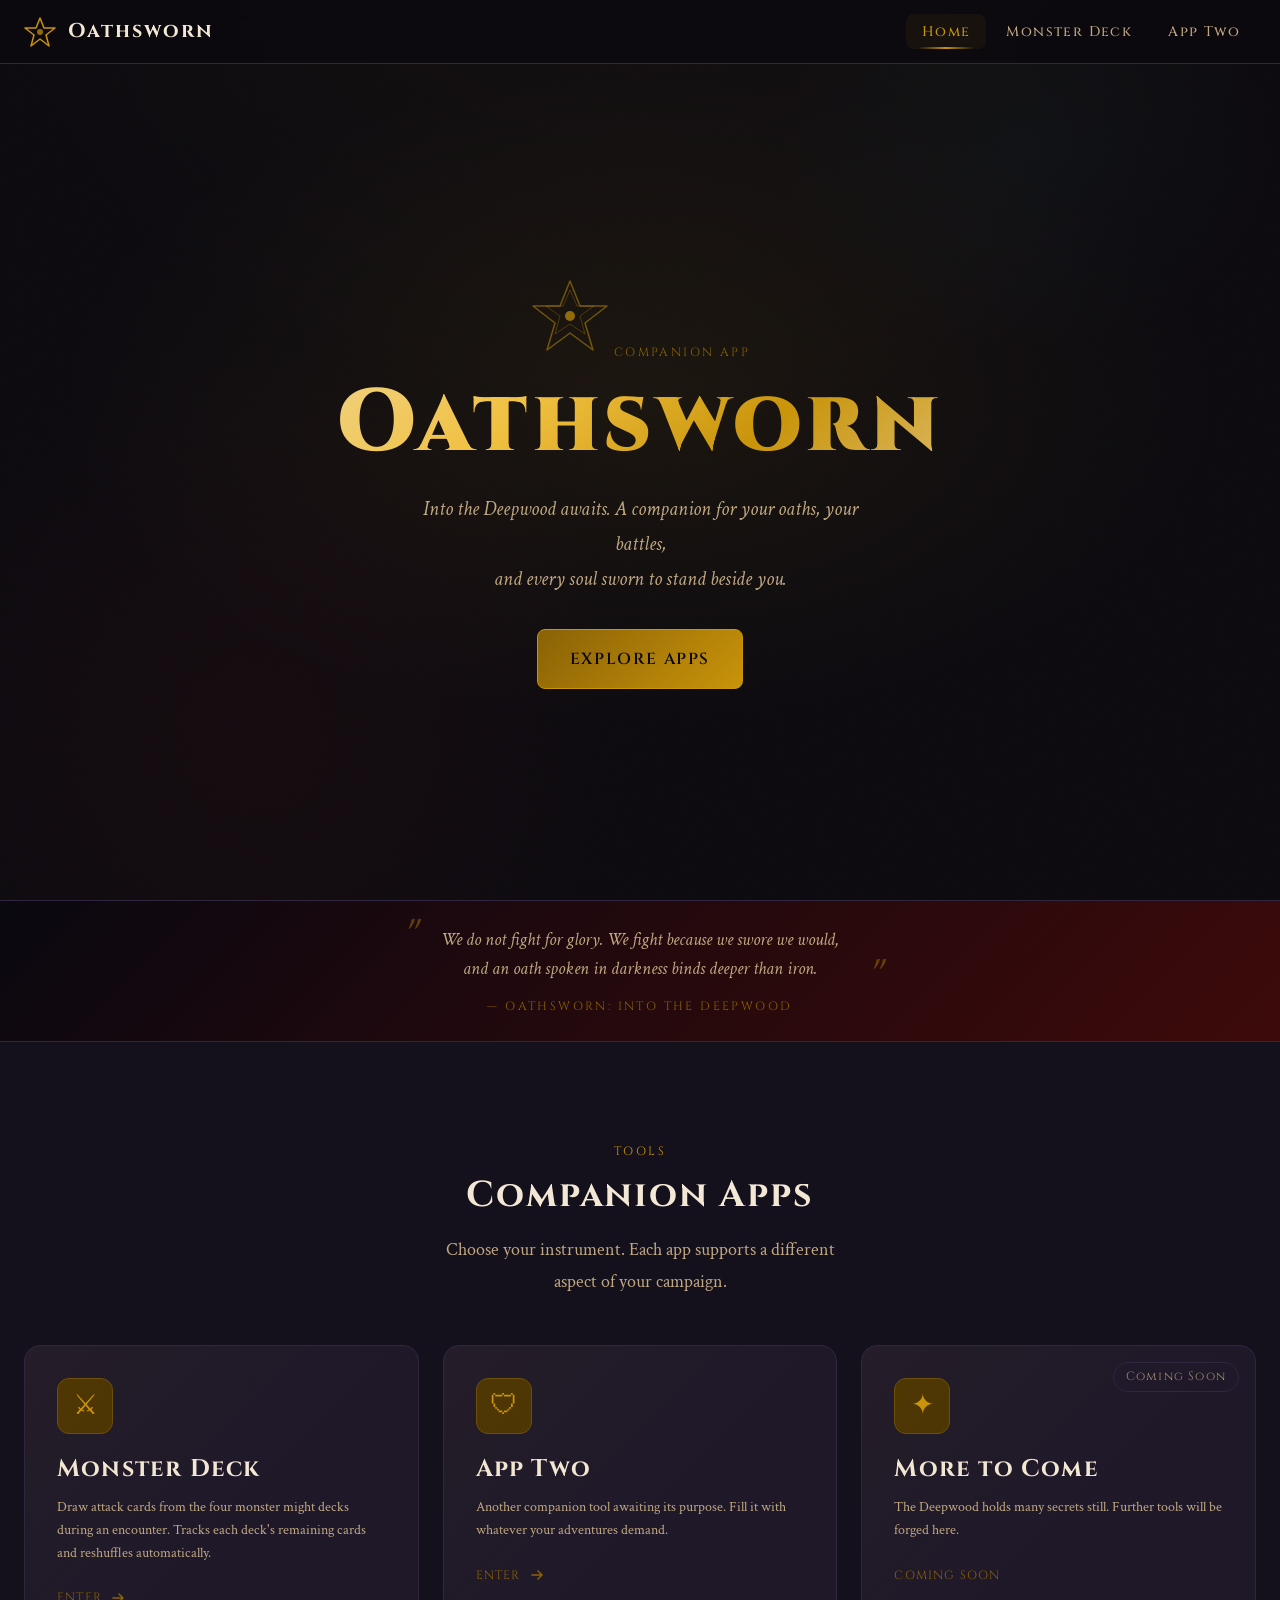
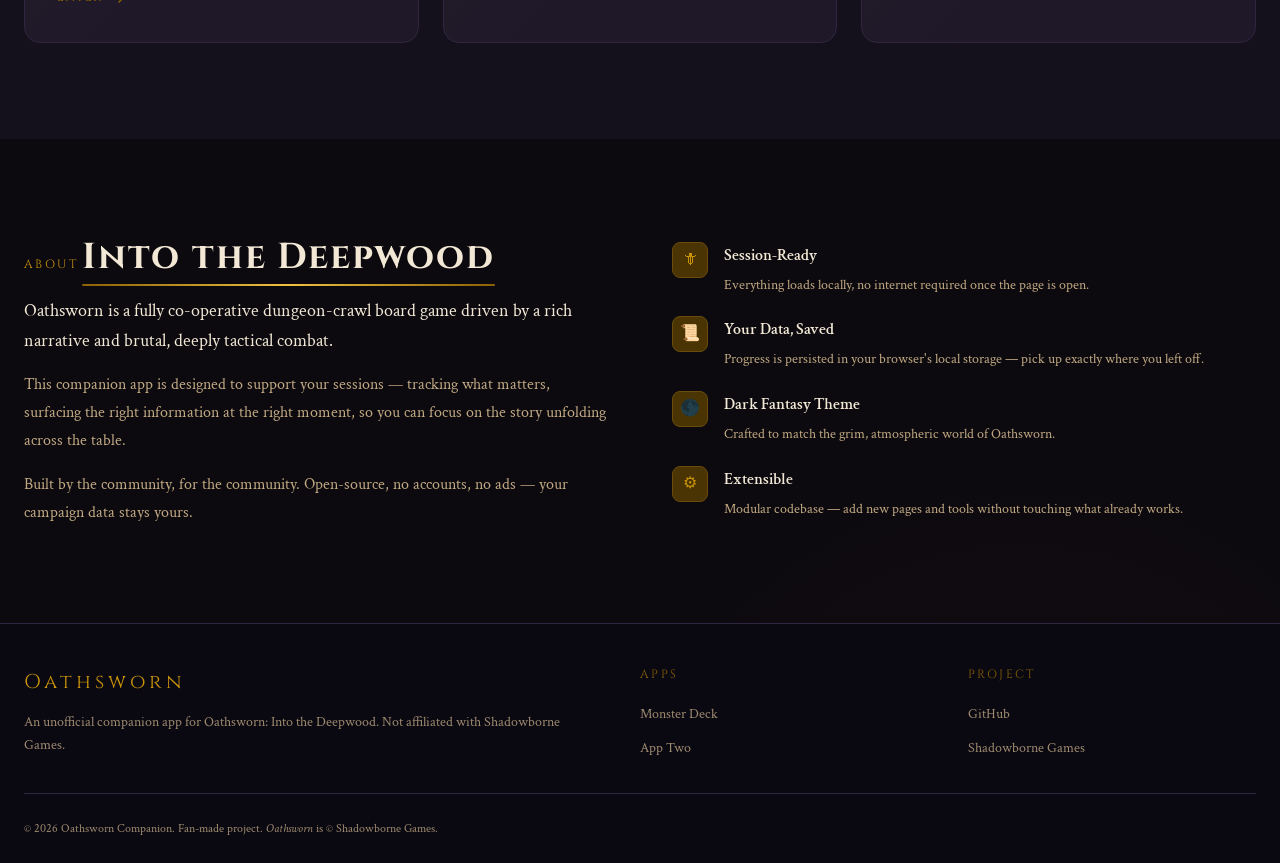
<file: index.html>
<!DOCTYPE html>
<html lang="en">
<head>
  <meta charset="UTF-8" />
  <meta name="viewport" content="width=device-width, initial-scale=1.0" />
  <meta name="description" content="Oathsworn Companion — tools and resources for your Oathsworn board game campaigns." />
  <title>Oathsworn Companion</title>

  <!-- Stylesheets — load order matters -->
  <link rel="stylesheet" href="css/variables.css" />
  <link rel="stylesheet" href="css/base.css" />
  <link rel="stylesheet" href="css/layout.css" />
  <link rel="stylesheet" href="css/components.css" />
  <link rel="stylesheet" href="css/theme.css" />
  <link rel="stylesheet" href="css/pages/home.css" />

  <!-- Favicon placeholder -->
  <link rel="icon" type="image/svg+xml" href="assets/icons/favicon.svg" />
</head>
<body>

<!-- ══════════════════════════════════════════════════════════
     NAVIGATION
═══════════════════════════════════════════════════════════ -->
<header>
  <nav class="nav" role="navigation" aria-label="Main navigation">
    <div class="container nav__inner">

      <!-- Logo -->
      <a href="index.html" class="nav__logo" aria-label="Oathsworn Companion — home">
        <svg class="nav__logo-icon" viewBox="0 0 32 32" fill="none" aria-hidden="true">
          <polygon points="16,2 20,12 31,12 22,19 25,30 16,23 7,30 10,19 1,12 12,12"
                   fill="none" stroke="currentColor" stroke-width="1.5"
                   stroke-linejoin="round"/>
          <circle cx="16" cy="16" r="3" fill="currentColor" opacity="0.7"/>
        </svg>
        <span class="nav__logo-text">Oathsworn</span>
      </a>

      <!-- Desktop menu -->
      <ul class="nav__menu" role="list">
        <li><a href="index.html"       class="nav__link">Home</a></li>
        <li><a href="pages/monster-deck.html" class="nav__link">Monster Deck</a></li>
        <li><a href="pages/app-two.html" class="nav__link">App Two</a></li>
        <!-- Add future pages here -->
      </ul>

      <!-- Mobile toggle -->
      <button class="nav__toggle" aria-label="Toggle navigation" aria-expanded="false" aria-controls="nav-menu">
        <span class="nav__toggle-bar"></span>
        <span class="nav__toggle-bar"></span>
        <span class="nav__toggle-bar"></span>
      </button>

    </div>
  </nav>
</header>

<!-- ══════════════════════════════════════════════════════════
     MAIN
═══════════════════════════════════════════════════════════ -->
<main class="page-main" id="main-content">

  <!-- ── Hero ─────────────────────────────────────────────── -->
  <section class="hero" aria-labelledby="hero-title">
    <div class="hero__bg" aria-hidden="true"></div>

    <div class="container">
      <div class="hero__content">

        <!-- Crest SVG -->
        <div class="hero__crest" aria-hidden="true">
          <svg width="80" height="80" viewBox="0 0 80 80" fill="none">
            <polygon points="40,5 50,30 77,30 55,47 63,74 40,57 17,74 25,47 3,30 30,30"
                     fill="none" stroke="currentColor" stroke-width="1.5"
                     stroke-linejoin="round" opacity="0.6"/>
            <polygon points="40,14 47,30 64,30 50,40 55,58 40,48 25,58 30,40 16,30 33,30"
                     fill="none" stroke="currentColor" stroke-width="1" opacity="0.35"/>
            <circle cx="40" cy="40" r="5" fill="currentColor" opacity="0.8"/>
          </svg>
        </div>

        <p class="hero__eyebrow">Companion App</p>

        <h1 class="hero__title" id="hero-title">Oathsworn</h1>

        <p class="hero__subtitle">
          Into the Deepwood awaits. A companion for your oaths, your battles,<br>
          and every soul sworn to stand beside you.
        </p>

        <div class="hero__actions">
          <a href="#apps" class="btn btn--primary btn--lg">Explore Apps</a>
        </div>

      </div>
    </div>
  </section>

  <!-- ── Lore quote ────────────────────────────────────────── -->
  <div class="lore-banner" role="complementary" aria-label="Lore quote">
    <div class="container">
      <blockquote class="lore-banner__quote">
        We do not fight for glory. We fight because we swore we would,
        and an oath spoken in darkness binds deeper than iron.
      </blockquote>
      <p class="lore-banner__attribution">— Oathsworn: Into the Deepwood</p>
    </div>
  </div>

  <!-- ── Apps ─────────────────────────────────────────────── -->
  <section id="apps" class="section section--surface" aria-labelledby="apps-heading">
    <div class="container">

      <header class="section__header">
        <span class="section__eyebrow">Tools</span>
        <h2 class="section__title" id="apps-heading">Companion Apps</h2>
        <p class="section__subtitle">
          Choose your instrument. Each app supports a different aspect of your campaign.
        </p>
      </header>

      <div class="apps-grid">

        <!-- App One card -->
        <a href="pages/monster-deck.html" class="app-card reveal">
          <div class="app-card__icon" aria-hidden="true">⚔</div>
          <h3 class="app-card__title">Monster Deck</h3>
          <p class="app-card__desc">
            Draw attack cards from the four monster might decks during an encounter.
            Tracks each deck's remaining cards and reshuffles automatically.
          </p>
          <span class="app-card__arrow">
            Enter
            <svg width="16" height="16" viewBox="0 0 16 16" fill="none" aria-hidden="true">
              <path d="M3 8h10M9 4l4 4-4 4" stroke="currentColor" stroke-width="1.5"
                    stroke-linecap="round" stroke-linejoin="round"/>
            </svg>
          </span>
        </a>

        <!-- App Two card -->
        <a href="pages/app-two.html" class="app-card reveal reveal--delay-1">
          <div class="app-card__icon" aria-hidden="true">🛡</div>
          <h3 class="app-card__title">App Two</h3>
          <p class="app-card__desc">
            Another companion tool awaiting its purpose. Fill it with whatever
            your adventures demand.
          </p>
          <span class="app-card__arrow">
            Enter
            <svg width="16" height="16" viewBox="0 0 16 16" fill="none" aria-hidden="true">
              <path d="M3 8h10M9 4l4 4-4 4" stroke="currentColor" stroke-width="1.5"
                    stroke-linecap="round" stroke-linejoin="round"/>
            </svg>
          </span>
        </a>

        <!-- Placeholder — future app -->
        <div class="app-card app-card--soon reveal reveal--delay-2" aria-label="Future app — coming soon">
          <div class="app-card__icon" aria-hidden="true">✦</div>
          <h3 class="app-card__title">More to Come</h3>
          <p class="app-card__desc">
            The Deepwood holds many secrets still. Further tools will be forged here.
          </p>
          <span class="app-card__arrow">Coming Soon</span>
        </div>

      </div>
    </div>
  </section>

  <!-- ── About ─────────────────────────────────────────────── -->
  <section class="section" aria-labelledby="about-heading">
    <div class="container">

      <div class="about-grid">

        <div class="about-text">
          <span class="section__eyebrow">About</span>
          <h2 class="section__title heading-decorated" id="about-heading" style="text-align:left; margin-inline:0;">
            Into the Deepwood
          </h2>

          <p class="lead reveal">
            Oathsworn is a fully co-operative dungeon-crawl board game driven by
            a rich narrative and brutal, deeply tactical combat.
          </p>
          <p class="reveal reveal--delay-1">
            This companion app is designed to support your sessions — tracking
            what matters, surfacing the right information at the right moment,
            so you can focus on the story unfolding across the table.
          </p>
          <p class="reveal reveal--delay-2">
            Built by the community, for the community. Open-source, no accounts,
            no ads — your campaign data stays yours.
          </p>
        </div>

        <div class="about-features">
          <div class="feature-item reveal">
            <div class="feature-item__icon" aria-hidden="true">🗡</div>
            <div>
              <p class="feature-item__title">Session-Ready</p>
              <p class="feature-item__desc">
                Everything loads locally, no internet required once the page is open.
              </p>
            </div>
          </div>

          <div class="feature-item reveal reveal--delay-1">
            <div class="feature-item__icon" aria-hidden="true">📜</div>
            <div>
              <p class="feature-item__title">Your Data, Saved</p>
              <p class="feature-item__desc">
                Progress is persisted in your browser's local storage —
                pick up exactly where you left off.
              </p>
            </div>
          </div>

          <div class="feature-item reveal reveal--delay-2">
            <div class="feature-item__icon" aria-hidden="true">🌑</div>
            <div>
              <p class="feature-item__title">Dark Fantasy Theme</p>
              <p class="feature-item__desc">
                Crafted to match the grim, atmospheric world of Oathsworn.
              </p>
            </div>
          </div>

          <div class="feature-item reveal reveal--delay-3">
            <div class="feature-item__icon" aria-hidden="true">⚙</div>
            <div>
              <p class="feature-item__title">Extensible</p>
              <p class="feature-item__desc">
                Modular codebase — add new pages and tools without touching
                what already works.
              </p>
            </div>
          </div>
        </div>

      </div>

    </div>
  </section>



</main>

<!-- ══════════════════════════════════════════════════════════
     FOOTER
═══════════════════════════════════════════════════════════ -->
<footer class="footer" role="contentinfo">
  <div class="container">

    <div class="footer__grid">
      <div>
        <p class="footer__brand-name">Oathsworn</p>
        <p class="footer__brand-desc">
          An unofficial companion app for Oathsworn: Into the Deepwood.
          Not affiliated with Shadowborne Games.
        </p>
      </div>

      <div>
        <p class="footer__heading">Apps</p>
        <ul class="footer__links" role="list">
          <li><a href="pages/monster-deck.html" class="footer__link">Monster Deck</a></li>
          <li><a href="pages/app-two.html" class="footer__link">App Two</a></li>
        </ul>
      </div>

      <div>
        <p class="footer__heading">Project</p>
        <ul class="footer__links" role="list">
          <li><a href="https://github.com/" class="footer__link" target="_blank" rel="noopener">GitHub</a></li>
          <li><a href="https://shadowborne-games.com/" class="footer__link" target="_blank" rel="noopener">Shadowborne Games</a></li>
        </ul>
      </div>
    </div>

    <div class="footer__bottom">
      <p class="footer__copy">
        &copy; <span id="footer-year"></span> Oathsworn Companion.
        Fan-made project. <em>Oathsworn</em> is &copy;
        <a href="https://shadowborne-games.com/" target="_blank" rel="noopener">Shadowborne Games</a>.
      </p>
    </div>

  </div>
</footer>

<!-- ══════════════════════════════════════════════════════════
     SCRIPTS
═══════════════════════════════════════════════════════════ -->
<script src="js/utils.js"></script>
<script src="js/components/nav.js"></script>
<script>
  document.getElementById('footer-year').textContent = new Date().getFullYear();
</script>

</body>
</html>
</file>
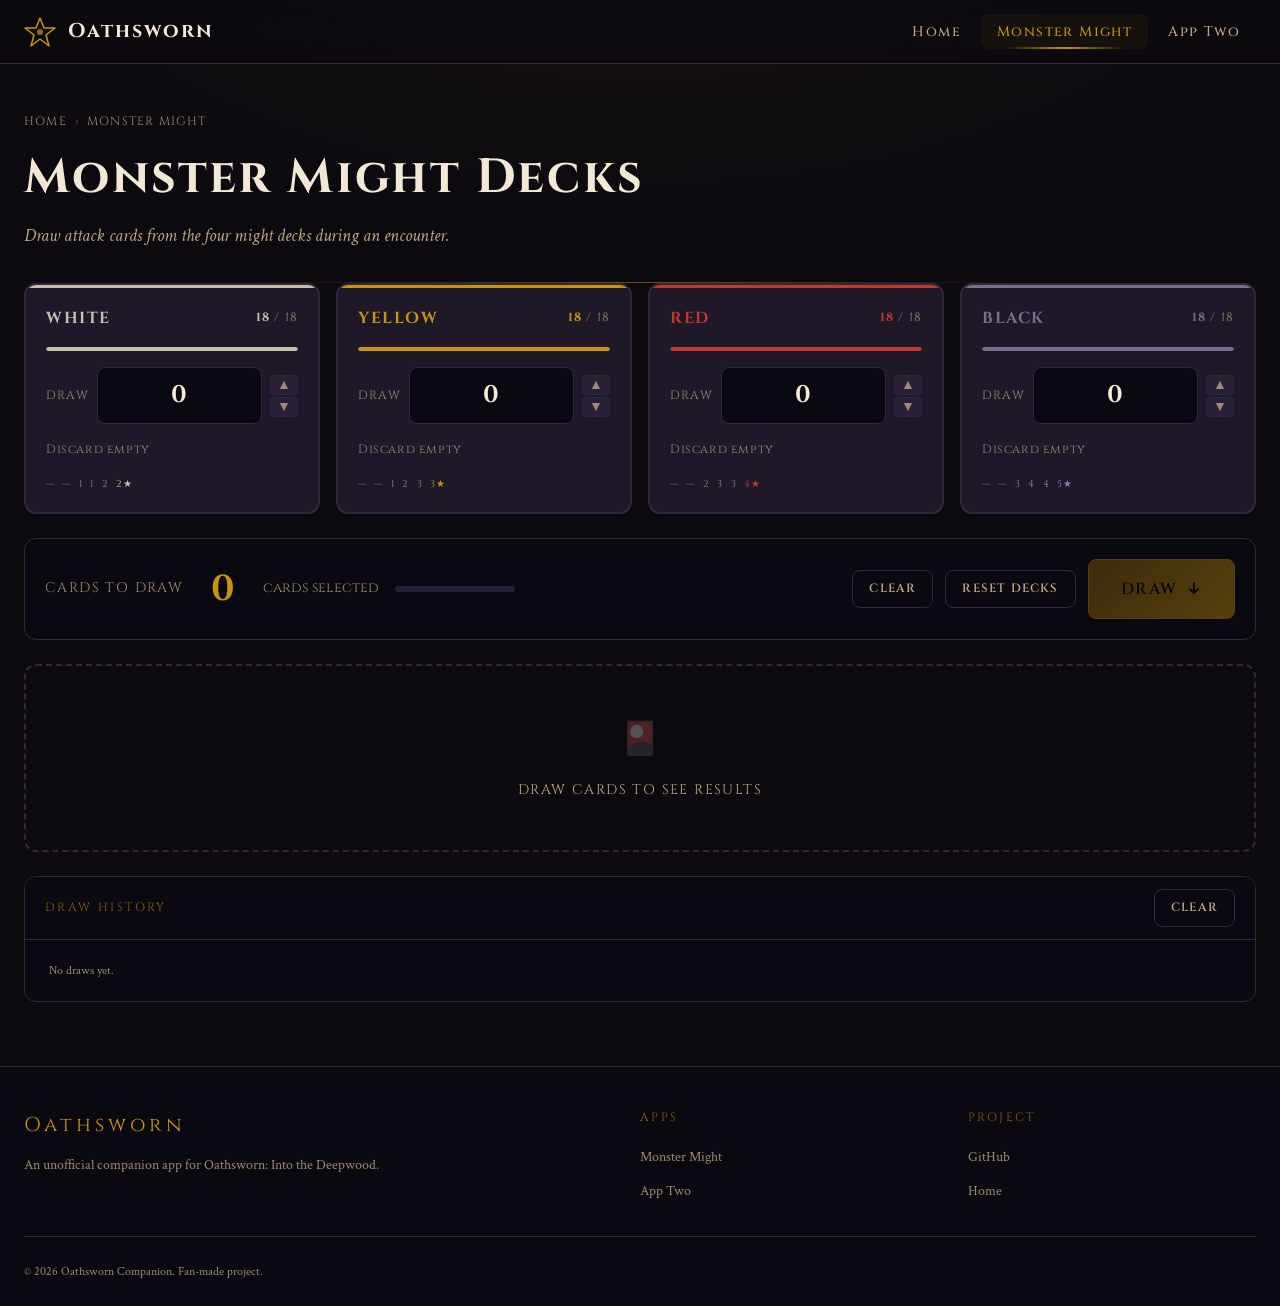
<file: pages/app-one.html>
<!DOCTYPE html>
<html lang="en">
<head>
  <meta charset="UTF-8" />
  <meta name="viewport" content="width=device-width, initial-scale=1.0" />
  <meta name="description" content="Monster Might Decks — Oathsworn Companion" />
  <title>Monster Might — Oathsworn Companion</title>

  <link rel="stylesheet" href="../css/variables.css" />
  <link rel="stylesheet" href="../css/base.css" />
  <link rel="stylesheet" href="../css/layout.css" />
  <link rel="stylesheet" href="../css/components.css" />
  <link rel="stylesheet" href="../css/theme.css" />
  <link rel="stylesheet" href="../css/pages/monster-might.css" />

  <link rel="icon" type="image/svg+xml" href="../assets/icons/favicon.svg" />
</head>
<body>

<!-- ══════════════════════════════════════════════════════════
     NAVIGATION
═══════════════════════════════════════════════════════════ -->
<header>
  <nav class="nav" role="navigation" aria-label="Main navigation">
    <div class="container nav__inner">

      <a href="../index.html" class="nav__logo" aria-label="Oathsworn Companion — home">
        <svg class="nav__logo-icon" viewBox="0 0 32 32" fill="none" aria-hidden="true">
          <polygon points="16,2 20,12 31,12 22,19 25,30 16,23 7,30 10,19 1,12 12,12"
                   fill="none" stroke="currentColor" stroke-width="1.5" stroke-linejoin="round"/>
          <circle cx="16" cy="16" r="3" fill="currentColor" opacity="0.7"/>
        </svg>
        <span class="nav__logo-text">Oathsworn</span>
      </a>

      <ul class="nav__menu" role="list">
        <li><a href="../index.html"   class="nav__link">Home</a></li>
        <li><a href="app-one.html"    class="nav__link">Monster Might</a></li>
        <li><a href="app-two.html"    class="nav__link">App Two</a></li>
        <!-- Add future pages here -->
      </ul>

      <button class="nav__toggle" aria-label="Toggle navigation" aria-expanded="false">
        <span class="nav__toggle-bar"></span>
        <span class="nav__toggle-bar"></span>
        <span class="nav__toggle-bar"></span>
      </button>

    </div>
  </nav>
</header>

<!-- ══════════════════════════════════════════════════════════
     MAIN
═══════════════════════════════════════════════════════════ -->
<main class="page-main" id="main-content">

  <!-- ── Page hero ─────────────────────────────────────────── -->
  <section class="page-hero">
    <div class="container">
      <nav class="page-hero__breadcrumb" aria-label="Breadcrumb">
        <a href="../index.html">Home</a>
        <span aria-hidden="true">›</span>
        <span>Monster Might</span>
      </nav>
      <h1 class="page-hero__title">Monster Might Decks</h1>
      <p class="page-hero__desc">
        Draw attack cards from the four might decks during an encounter.
      </p>
    </div>
  </section>

  <!-- ── App body ──────────────────────────────────────────── -->
  <div class="container" style="padding-bottom: var(--space-16);">

    <!-- ── Deck picker ──────────────────────────────────────── -->
    <div class="deck-picker" role="group" aria-label="Select cards to draw per deck">

      <!-- WHITE deck -->
      <div class="deck-panel deck-panel--white">
        <div class="deck-panel__header">
          <span class="deck-panel__name">White</span>
          <span class="deck-panel__counter" id="counter-white">
            <span>18</span> / 18
          </span>
        </div>

        <div class="deck-panel__progress" aria-hidden="true">
          <div class="deck-panel__progress-fill" id="progress-white" style="width:100%;"></div>
        </div>

        <div class="deck-panel__input-row">
          <label class="deck-panel__input-label" for="input-white">Draw</label>
          <input class="deck-count-input" type="number"
                 id="input-white" name="white"
                 min="0" max="18" value="0"
                 aria-label="Number of White deck cards to draw" />
          <div class="deck-stepper">
            <button class="deck-stepper__btn" id="btn-up-white" aria-label="Increase White draw count">▲</button>
            <button class="deck-stepper__btn" id="btn-down-white" aria-label="Decrease White draw count">▼</button>
          </div>
        </div>

        <div class="deck-panel__discard" id="discard-white" aria-live="polite">
          <span class="deck-panel__discard-dot" aria-hidden="true"></span>
          Discard empty
        </div>


        <!-- Deck reference: blank, blank, 1, 1, 2, 2★ -->
        <div style="font-family:var(--font-display);font-size:10px;letter-spacing:0.08em;
                    color:var(--color-text-muted);text-transform:uppercase;margin-top:auto;">
          —&nbsp;&nbsp;—&nbsp;&nbsp;1&nbsp;&nbsp;1&nbsp;&nbsp;2&nbsp;&nbsp;<span style="color:#c8bfaa;">2★</span>
        </div>
      </div>

      <!-- YELLOW deck -->
      <div class="deck-panel deck-panel--yellow">
        <div class="deck-panel__header">
          <span class="deck-panel__name">Yellow</span>
          <span class="deck-panel__counter" id="counter-yellow">
            <span>18</span> / 18
          </span>
        </div>

        <div class="deck-panel__progress" aria-hidden="true">
          <div class="deck-panel__progress-fill" id="progress-yellow" style="width:100%;"></div>
        </div>

        <div class="deck-panel__input-row">
          <label class="deck-panel__input-label" for="input-yellow">Draw</label>
          <input class="deck-count-input" type="number"
                 id="input-yellow" name="yellow"
                 min="0" max="18" value="0"
                 aria-label="Number of Yellow deck cards to draw" />
          <div class="deck-stepper">
            <button class="deck-stepper__btn" id="btn-up-yellow" aria-label="Increase Yellow draw count">▲</button>
            <button class="deck-stepper__btn" id="btn-down-yellow" aria-label="Decrease Yellow draw count">▼</button>
          </div>
        </div>

        <div class="deck-panel__discard" id="discard-yellow" aria-live="polite">
          <span class="deck-panel__discard-dot" aria-hidden="true"></span>
          Discard empty
        </div>


        <div style="font-family:var(--font-display);font-size:10px;letter-spacing:0.08em;
                    color:var(--color-text-muted);text-transform:uppercase;margin-top:auto;">
          —&nbsp;&nbsp;—&nbsp;&nbsp;1&nbsp;&nbsp;2&nbsp;&nbsp;3&nbsp;&nbsp;<span style="color:#c9940a;">3★</span>
        </div>
      </div>

      <!-- RED deck -->
      <div class="deck-panel deck-panel--red">
        <div class="deck-panel__header">
          <span class="deck-panel__name">Red</span>
          <span class="deck-panel__counter" id="counter-red">
            <span>18</span> / 18
          </span>
        </div>

        <div class="deck-panel__progress" aria-hidden="true">
          <div class="deck-panel__progress-fill" id="progress-red" style="width:100%;"></div>
        </div>

        <div class="deck-panel__input-row">
          <label class="deck-panel__input-label" for="input-red">Draw</label>
          <input class="deck-count-input" type="number"
                 id="input-red" name="red"
                 min="0" max="18" value="0"
                 aria-label="Number of Red deck cards to draw" />
          <div class="deck-stepper">
            <button class="deck-stepper__btn" id="btn-up-red" aria-label="Increase Red draw count">▲</button>
            <button class="deck-stepper__btn" id="btn-down-red" aria-label="Decrease Red draw count">▼</button>
          </div>
        </div>

        <div class="deck-panel__discard" id="discard-red" aria-live="polite">
          <span class="deck-panel__discard-dot" aria-hidden="true"></span>
          Discard empty
        </div>


        <div style="font-family:var(--font-display);font-size:10px;letter-spacing:0.08em;
                    color:var(--color-text-muted);text-transform:uppercase;margin-top:auto;">
          —&nbsp;&nbsp;—&nbsp;&nbsp;2&nbsp;&nbsp;3&nbsp;&nbsp;3&nbsp;&nbsp;<span style="color:#c0392b;">4★</span>
        </div>
      </div>

      <!-- BLACK deck -->
      <div class="deck-panel deck-panel--black">
        <div class="deck-panel__header">
          <span class="deck-panel__name">Black</span>
          <span class="deck-panel__counter" id="counter-black">
            <span>18</span> / 18
          </span>
        </div>

        <div class="deck-panel__progress" aria-hidden="true">
          <div class="deck-panel__progress-fill" id="progress-black" style="width:100%;"></div>
        </div>

        <div class="deck-panel__input-row">
          <label class="deck-panel__input-label" for="input-black">Draw</label>
          <input class="deck-count-input" type="number"
                 id="input-black" name="black"
                 min="0" max="18" value="0"
                 aria-label="Number of Black deck cards to draw" />
          <div class="deck-stepper">
            <button class="deck-stepper__btn" id="btn-up-black" aria-label="Increase Black draw count">▲</button>
            <button class="deck-stepper__btn" id="btn-down-black" aria-label="Decrease Black draw count">▼</button>
          </div>
        </div>

        <div class="deck-panel__discard" id="discard-black" aria-live="polite">
          <span class="deck-panel__discard-dot" aria-hidden="true"></span>
          Discard empty
        </div>


        <div style="font-family:var(--font-display);font-size:10px;letter-spacing:0.08em;
                    color:var(--color-text-muted);text-transform:uppercase;margin-top:auto;">
          —&nbsp;&nbsp;—&nbsp;&nbsp;3&nbsp;&nbsp;4&nbsp;&nbsp;4&nbsp;&nbsp;<span style="color:#9080b0;">5★</span>
        </div>
      </div>

    </div><!-- /deck-picker -->

    <!-- ── Draw controls ──────────────────────────────────── -->
    <div class="draw-controls">
      <div class="draw-controls__total">
        <span class="draw-total-label">Cards to draw</span>
        <span class="draw-total-value" id="draw-total-value"
              aria-live="polite" aria-atomic="true">0</span>
        <span class="draw-total-max">cards selected</span>
        <div class="draw-limit-bar" aria-hidden="true">
          <div class="draw-limit-bar__fill" id="draw-limit-bar-fill" style="width:0%;"></div>
        </div>
      </div>

      <div class="draw-controls__actions">
        <button class="btn btn--ghost btn--sm" id="btn-clear-inputs"
                aria-label="Clear all inputs">Clear</button>
        <button class="btn btn--ghost btn--sm" id="btn-reset-decks"
                aria-label="Reset all decks to full">Reset Decks</button>
        <button class="btn btn--primary btn--lg" id="btn-draw"
                disabled aria-label="Draw cards">
          Draw
          <svg width="16" height="16" viewBox="0 0 16 16" fill="none" aria-hidden="true">
            <path d="M8 2v9M4 8l4 4 4-4" stroke="currentColor" stroke-width="1.8"
                  stroke-linecap="round" stroke-linejoin="round"/>
          </svg>
        </button>
      </div>
    </div>

    <!-- ── Results ────────────────────────────────────────── -->
    <div id="results-area" class="results-area" aria-live="polite" aria-atomic="false">
      <div class="results-area__empty">
        <div class="results-area__empty-icon" aria-hidden="true">🎴</div>
        <p class="results-area__empty-text">Draw cards to see results</p>
      </div>
    </div>

    <!-- ── History ────────────────────────────────────────── -->
    <div class="history-panel">
      <div class="history-panel__header">
        <span class="history-panel__title">Draw History</span>
        <button class="btn btn--ghost btn--sm" id="btn-clear-history"
                aria-label="Clear history">Clear</button>
      </div>
      <div class="history-list" id="history-list" role="log" aria-live="polite">
        <p style="font-size:var(--text-xs);color:var(--color-text-muted);padding:var(--space-3);">
          No draws yet.
        </p>
      </div>
    </div>

  </div><!-- /container -->
</main>

<!-- ══════════════════════════════════════════════════════════
     FOOTER
═══════════════════════════════════════════════════════════ -->
<footer class="footer" role="contentinfo">
  <div class="container">
    <div class="footer__grid">
      <div>
        <p class="footer__brand-name">Oathsworn</p>
        <p class="footer__brand-desc">
          An unofficial companion app for Oathsworn: Into the Deepwood.
        </p>
      </div>
      <div>
        <p class="footer__heading">Apps</p>
        <ul class="footer__links" role="list">
          <li><a href="app-one.html" class="footer__link">Monster Might</a></li>
          <li><a href="app-two.html" class="footer__link">App Two</a></li>
        </ul>
      </div>
      <div>
        <p class="footer__heading">Project</p>
        <ul class="footer__links" role="list">
          <li><a href="https://github.com/" class="footer__link" target="_blank" rel="noopener">GitHub</a></li>
          <li><a href="../index.html" class="footer__link">Home</a></li>
        </ul>
      </div>
    </div>
    <div class="footer__bottom">
      <p class="footer__copy">
        &copy; <span class="footer-year"></span> Oathsworn Companion. Fan-made project.
      </p>
    </div>
  </div>
</footer>

<!-- Scripts -->
<script src="../js/utils.js"></script>
<script src="../js/components/nav.js"></script>
<script src="../js/pages/monster-might.js"></script>
<script>
  document.querySelectorAll('.footer-year').forEach(el => {
    el.textContent = new Date().getFullYear();
  });

  // Clear history button
  document.getElementById('btn-clear-history').addEventListener('click', () => {
    if (!confirm('Clear draw history?')) return;
    state.history = [];
    state.round   = 0;
    renderHistory();
    saveState();
  });
</script>

</body>
</html>
</file>
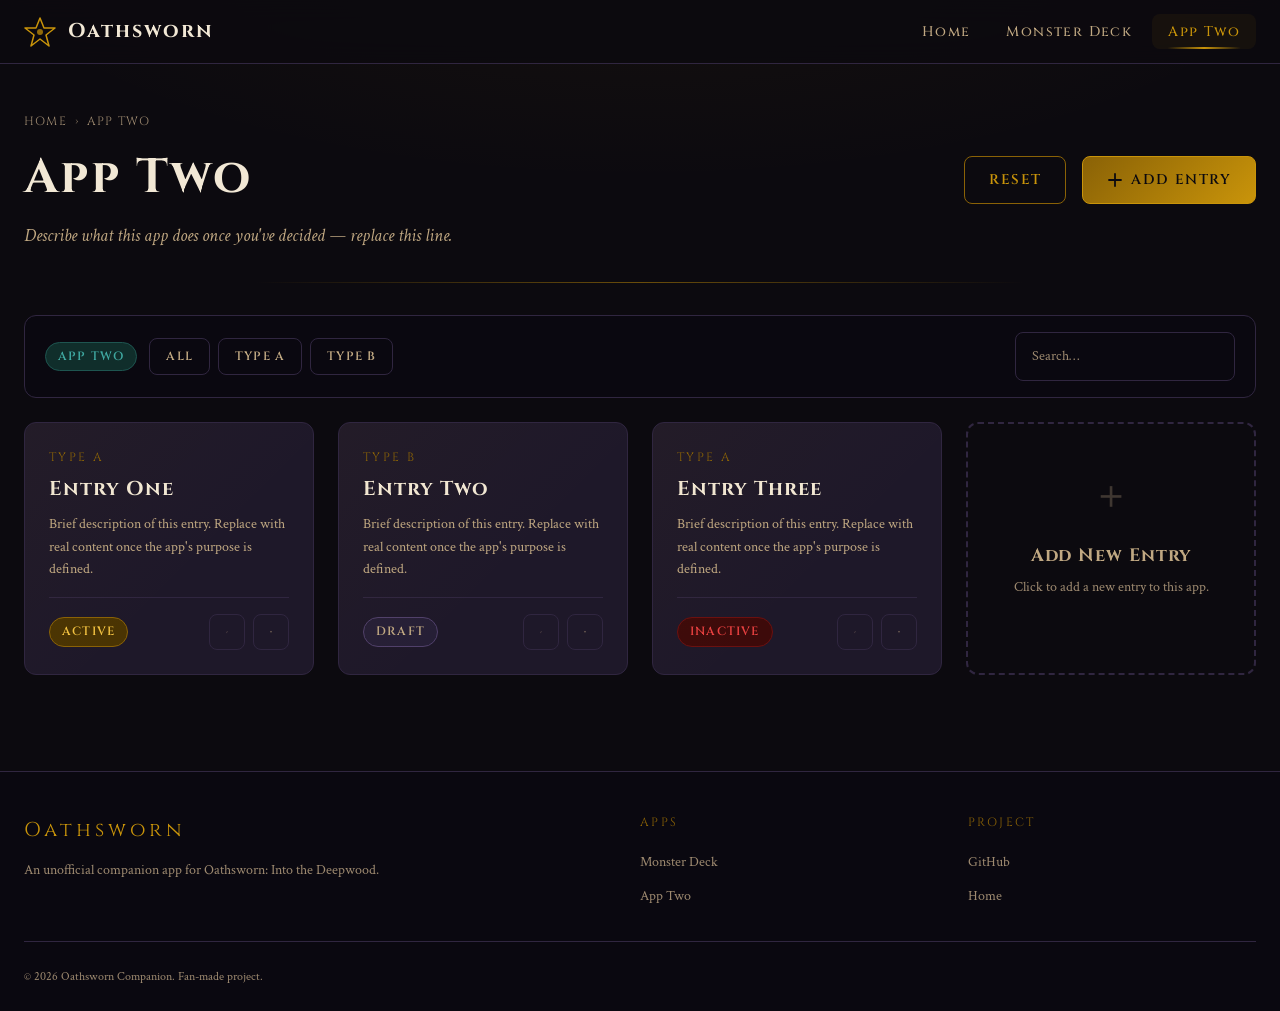
<file: pages/app-two.html>
<!DOCTYPE html>
<html lang="en">
<head>
  <meta charset="UTF-8" />
  <meta name="viewport" content="width=device-width, initial-scale=1.0" />
  <meta name="description" content="App Two — Oathsworn Companion" />
  <title>App Two — Oathsworn Companion</title>

  <link rel="stylesheet" href="../css/variables.css" />
  <link rel="stylesheet" href="../css/base.css" />
  <link rel="stylesheet" href="../css/layout.css" />
  <link rel="stylesheet" href="../css/components.css" />
  <link rel="stylesheet" href="../css/theme.css" />
  <link rel="stylesheet" href="../css/pages/app-page.css" />

  <link rel="icon" type="image/svg+xml" href="../assets/icons/favicon.svg" />
</head>
<body>

<!-- ══════════════════════════════════════════════════════════
     NAVIGATION
═══════════════════════════════════════════════════════════ -->
<header>
  <nav class="nav" role="navigation" aria-label="Main navigation">
    <div class="container nav__inner">

      <a href="../index.html" class="nav__logo" aria-label="Oathsworn Companion — home">
        <svg class="nav__logo-icon" viewBox="0 0 32 32" fill="none" aria-hidden="true">
          <polygon points="16,2 20,12 31,12 22,19 25,30 16,23 7,30 10,19 1,12 12,12"
                   fill="none" stroke="currentColor" stroke-width="1.5" stroke-linejoin="round"/>
          <circle cx="16" cy="16" r="3" fill="currentColor" opacity="0.7"/>
        </svg>
        <span class="nav__logo-text">Oathsworn</span>
      </a>

      <ul class="nav__menu" role="list">
        <li><a href="../index.html"  class="nav__link">Home</a></li>
        <li><a href="monster-deck.html"   class="nav__link">Monster Deck</a></li>
        <li><a href="app-two.html"   class="nav__link">App Two</a></li>
        <!-- Add future pages here -->
      </ul>

      <button class="nav__toggle" aria-label="Toggle navigation" aria-expanded="false">
        <span class="nav__toggle-bar"></span>
        <span class="nav__toggle-bar"></span>
        <span class="nav__toggle-bar"></span>
      </button>

    </div>
  </nav>
</header>

<!-- ══════════════════════════════════════════════════════════
     MAIN
═══════════════════════════════════════════════════════════ -->
<main class="page-main" id="main-content">

  <!-- ── Page hero ─────────────────────────────────────────── -->
  <section class="page-hero">
    <div class="container">
      <nav class="page-hero__breadcrumb" aria-label="Breadcrumb">
        <a href="../index.html">Home</a>
        <span aria-hidden="true">›</span>
        <span>App Two</span>
      </nav>

      <div class="flex items-start justify-between gap-4 flex-wrap">
        <div>
          <h1 class="page-hero__title">App Two</h1>
          <p class="page-hero__desc">
            Describe what this app does once you've decided — replace this line.
          </p>
        </div>
        <div class="flex gap-4 items-center" style="padding-top: 0.5rem;">
          <button class="btn btn--secondary" id="btn-reset">Reset</button>
          <button class="btn btn--primary" id="btn-add-entry">
            <svg width="16" height="16" viewBox="0 0 16 16" fill="none" aria-hidden="true">
              <path d="M8 2v12M2 8h12" stroke="currentColor" stroke-width="1.8"
                    stroke-linecap="round"/>
            </svg>
            Add Entry
          </button>
        </div>
      </div>
    </div>
  </section>

  <!-- ── App body — full width (no sidebar) ───────────────── -->
  <div class="container" style="padding-bottom: var(--space-16);">
    <div class="app-layout app-layout--full">
      <div class="app-content" id="app-content">

        <!-- Toolbar -->
        <div class="app-toolbar">
          <div class="app-toolbar__left">
            <span class="badge badge--arcane">App Two</span>
            <div class="flex gap-2">
              <button class="btn btn--ghost btn--sm" data-filter="all"
                      style="opacity:1;" aria-pressed="true">All</button>
              <button class="btn btn--ghost btn--sm" data-filter="type-a"
                      aria-pressed="false">Type A</button>
              <button class="btn btn--ghost btn--sm" data-filter="type-b"
                      aria-pressed="false">Type B</button>
            </div>
          </div>
          <div class="app-toolbar__right">
            <input type="search" class="form-input" style="width:220px;"
                   placeholder="Search…" aria-label="Search entries" id="search-input" />
          </div>
        </div>

        <!-- Grid of cards -->
        <div class="grid grid--auto-fill-md" id="cards-grid">

          <!-- Card 1 -->
          <div class="card" data-type="type-a">
            <p class="card__eyebrow">Type A</p>
            <h3 class="card__title">Entry One</h3>
            <p class="card__body">
              Brief description of this entry. Replace with real content
              once the app's purpose is defined.
            </p>
            <div class="card__footer">
              <span class="badge badge--gold">Active</span>
              <div class="flex gap-2">
                <button class="btn btn--ghost btn--sm btn--icon" aria-label="Edit entry">
                  <svg width="14" height="14" viewBox="0 0 16 16" fill="none">
                    <path d="M11 2l3 3-9 9H2v-3L11 2z" stroke="currentColor"
                          stroke-width="1.4" stroke-linejoin="round"/>
                  </svg>
                </button>
                <button class="btn btn--ghost btn--sm btn--icon" aria-label="Delete entry">
                  <svg width="14" height="14" viewBox="0 0 16 16" fill="none">
                    <path d="M3 4h10M6 4V2h4v2M5 4l1 9h4l1-9" stroke="currentColor"
                          stroke-width="1.4" stroke-linecap="round" stroke-linejoin="round"/>
                  </svg>
                </button>
              </div>
            </div>
          </div>

          <!-- Card 2 -->
          <div class="card" data-type="type-b">
            <p class="card__eyebrow">Type B</p>
            <h3 class="card__title">Entry Two</h3>
            <p class="card__body">
              Brief description of this entry. Replace with real content
              once the app's purpose is defined.
            </p>
            <div class="card__footer">
              <span class="badge badge--neutral">Draft</span>
              <div class="flex gap-2">
                <button class="btn btn--ghost btn--sm btn--icon" aria-label="Edit entry">
                  <svg width="14" height="14" viewBox="0 0 16 16" fill="none">
                    <path d="M11 2l3 3-9 9H2v-3L11 2z" stroke="currentColor"
                          stroke-width="1.4" stroke-linejoin="round"/>
                  </svg>
                </button>
                <button class="btn btn--ghost btn--sm btn--icon" aria-label="Delete entry">
                  <svg width="14" height="14" viewBox="0 0 16 16" fill="none">
                    <path d="M3 4h10M6 4V2h4v2M5 4l1 9h4l1-9" stroke="currentColor"
                          stroke-width="1.4" stroke-linecap="round" stroke-linejoin="round"/>
                  </svg>
                </button>
              </div>
            </div>
          </div>

          <!-- Card 3 -->
          <div class="card" data-type="type-a">
            <p class="card__eyebrow">Type A</p>
            <h3 class="card__title">Entry Three</h3>
            <p class="card__body">
              Brief description of this entry. Replace with real content
              once the app's purpose is defined.
            </p>
            <div class="card__footer">
              <span class="badge badge--red">Inactive</span>
              <div class="flex gap-2">
                <button class="btn btn--ghost btn--sm btn--icon" aria-label="Edit entry">
                  <svg width="14" height="14" viewBox="0 0 16 16" fill="none">
                    <path d="M11 2l3 3-9 9H2v-3L11 2z" stroke="currentColor"
                          stroke-width="1.4" stroke-linejoin="round"/>
                  </svg>
                </button>
                <button class="btn btn--ghost btn--sm btn--icon" aria-label="Delete entry">
                  <svg width="14" height="14" viewBox="0 0 16 16" fill="none">
                    <path d="M3 4h10M6 4V2h4v2M5 4l1 9h4l1-9" stroke="currentColor"
                          stroke-width="1.4" stroke-linecap="round" stroke-linejoin="round"/>
                  </svg>
                </button>
              </div>
            </div>
          </div>

          <!-- "Add new" card — acts as a button -->
          <div class="placeholder-block" style="cursor:pointer;" id="card-add-new"
               role="button" tabindex="0" aria-label="Add new entry">
            <div class="placeholder-block__icon" aria-hidden="true">＋</div>
            <h3 class="placeholder-block__title">Add New Entry</h3>
            <p class="placeholder-block__desc">
              Click to add a new entry to this app.
            </p>
          </div>

        </div><!-- /cards-grid -->

      </div><!-- /app-content -->
    </div><!-- /app-layout -->
  </div>

</main>

<!-- ══════════════════════════════════════════════════════════
     MODAL — Add Entry
═══════════════════════════════════════════════════════════ -->
<div class="modal-backdrop" id="modal-add-entry" role="dialog"
     aria-modal="true" aria-labelledby="modal-add-title" aria-hidden="true">
  <div class="modal">
    <div class="modal__header">
      <h2 class="modal__title" id="modal-add-title">Add New Entry</h2>
      <button class="modal__close" data-close-modal="modal-add-entry"
              aria-label="Close modal">✕</button>
    </div>

    <form id="form-add-entry" novalidate>
      <div class="form-group" style="margin-bottom: var(--space-4);">
        <label class="form-label" for="entry-name">Name</label>
        <input class="form-input" type="text" id="entry-name" name="name"
               placeholder="Entry name…" required autocomplete="off" />
      </div>

      <div class="form-group" style="margin-bottom: var(--space-4);">
        <label class="form-label" for="entry-type">Type</label>
        <select class="form-select" id="entry-type" name="type">
          <option value="">— Select type —</option>
          <option value="type-a">Type A</option>
          <option value="type-b">Type B</option>
        </select>
      </div>

      <div class="form-group" style="margin-bottom: var(--space-6);">
        <label class="form-label" for="entry-notes">Notes (optional)</label>
        <textarea class="form-textarea" id="entry-notes" name="notes"
                  placeholder="Any notes…" rows="3"></textarea>
      </div>

      <div class="flex justify-end gap-4">
        <button type="button" class="btn btn--ghost"
                data-close-modal="modal-add-entry">Cancel</button>
        <button type="submit" class="btn btn--primary">Add Entry</button>
      </div>
    </form>
  </div>
</div>

<!-- ══════════════════════════════════════════════════════════
     FOOTER
═══════════════════════════════════════════════════════════ -->
<footer class="footer" role="contentinfo">
  <div class="container">
    <div class="footer__grid">
      <div>
        <p class="footer__brand-name">Oathsworn</p>
        <p class="footer__brand-desc">
          An unofficial companion app for Oathsworn: Into the Deepwood.
        </p>
      </div>
      <div>
        <p class="footer__heading">Apps</p>
        <ul class="footer__links" role="list">
          <li><a href="monster-deck.html" class="footer__link">Monster Deck</a></li>
          <li><a href="app-two.html" class="footer__link">App Two</a></li>
        </ul>
      </div>
      <div>
        <p class="footer__heading">Project</p>
        <ul class="footer__links" role="list">
          <li><a href="https://github.com/" class="footer__link" target="_blank" rel="noopener">GitHub</a></li>
          <li><a href="../index.html" class="footer__link">Home</a></li>
        </ul>
      </div>
    </div>
    <div class="footer__bottom">
      <p class="footer__copy">
        &copy; <span class="footer-year"></span> Oathsworn Companion.
        Fan-made project.
      </p>
    </div>
  </div>
</footer>

<!-- Scripts -->
<script src="../js/utils.js"></script>
<script src="../js/components/nav.js"></script>
<script src="../js/pages/app-page.js"></script>
<script>
  document.querySelectorAll('.footer-year').forEach(el => {
    el.textContent = new Date().getFullYear();
  });

  // "Add new" card opens the modal
  document.getElementById('card-add-new').addEventListener('click', () => openModal('modal-add-entry'));
  document.getElementById('card-add-new').addEventListener('keydown', (e) => {
    if (e.key === 'Enter' || e.key === ' ') openModal('modal-add-entry');
  });

  // Filter buttons
  const filterBtns = document.querySelectorAll('[data-filter]');
  const cards = document.querySelectorAll('#cards-grid .card');

  filterBtns.forEach(btn => {
    btn.addEventListener('click', () => {
      filterBtns.forEach(b => { b.style.opacity = '0.5'; b.setAttribute('aria-pressed', 'false'); });
      btn.style.opacity = '1'; btn.setAttribute('aria-pressed', 'true');

      const filter = btn.dataset.filter;
      cards.forEach(card => {
        card.style.display = (filter === 'all' || card.dataset.type === filter) ? '' : 'none';
      });
    });
  });
</script>

</body>
</html>
</file>
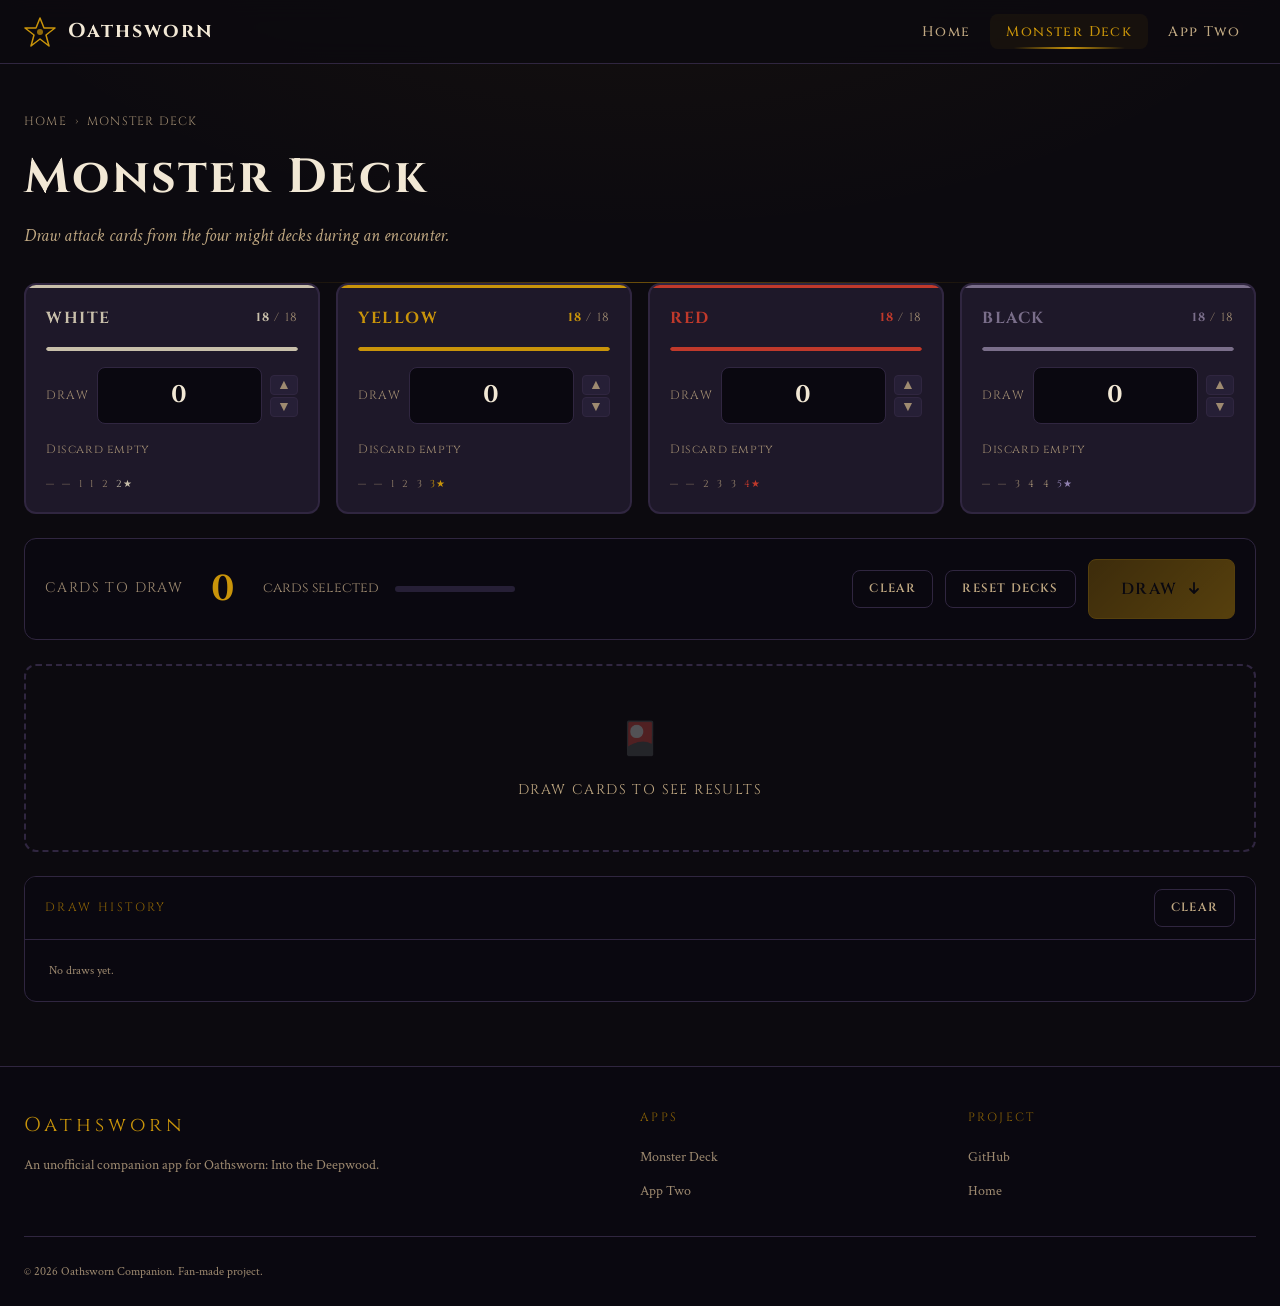
<file: pages/monster-deck.html>
<!DOCTYPE html>
<html lang="en">
<head>
  <meta charset="UTF-8" />
  <meta name="viewport" content="width=device-width, initial-scale=1.0" />
  <meta name="description" content="Monster Deck — Oathsworn Companion" />
  <title>Monster Deck — Oathsworn Companion</title>

  <link rel="stylesheet" href="../css/variables.css" />
  <link rel="stylesheet" href="../css/base.css" />
  <link rel="stylesheet" href="../css/layout.css" />
  <link rel="stylesheet" href="../css/components.css" />
  <link rel="stylesheet" href="../css/theme.css" />
  <link rel="stylesheet" href="../css/pages/monster-might.css" />

  <link rel="icon" type="image/svg+xml" href="../assets/icons/favicon.svg" />
</head>
<body>

<!-- ══════════════════════════════════════════════════════════
     NAVIGATION
═══════════════════════════════════════════════════════════ -->
<header>
  <nav class="nav" role="navigation" aria-label="Main navigation">
    <div class="container nav__inner">

      <a href="../index.html" class="nav__logo" aria-label="Oathsworn Companion — home">
        <svg class="nav__logo-icon" viewBox="0 0 32 32" fill="none" aria-hidden="true">
          <polygon points="16,2 20,12 31,12 22,19 25,30 16,23 7,30 10,19 1,12 12,12"
                   fill="none" stroke="currentColor" stroke-width="1.5" stroke-linejoin="round"/>
          <circle cx="16" cy="16" r="3" fill="currentColor" opacity="0.7"/>
        </svg>
        <span class="nav__logo-text">Oathsworn</span>
      </a>

      <ul class="nav__menu" role="list">
        <li><a href="../index.html"   class="nav__link">Home</a></li>
        <li><a href="monster-deck.html"    class="nav__link">Monster Deck</a></li>
        <li><a href="app-two.html"    class="nav__link">App Two</a></li>
        <!-- Add future pages here -->
      </ul>

      <button class="nav__toggle" aria-label="Toggle navigation" aria-expanded="false">
        <span class="nav__toggle-bar"></span>
        <span class="nav__toggle-bar"></span>
        <span class="nav__toggle-bar"></span>
      </button>

    </div>
  </nav>
</header>

<!-- ══════════════════════════════════════════════════════════
     MAIN
═══════════════════════════════════════════════════════════ -->
<main class="page-main" id="main-content">

  <!-- ── Page hero ─────────────────────────────────────────── -->
  <section class="page-hero">
    <div class="container">
      <nav class="page-hero__breadcrumb" aria-label="Breadcrumb">
        <a href="../index.html">Home</a>
        <span aria-hidden="true">›</span>
        <span>Monster Deck</span>
      </nav>
      <h1 class="page-hero__title">Monster Deck</h1>
      <p class="page-hero__desc">
        Draw attack cards from the four might decks during an encounter.
      </p>
    </div>
  </section>

  <!-- ── App body ──────────────────────────────────────────── -->
  <div class="container" style="padding-bottom: var(--space-16);">

    <!-- ── Deck picker ──────────────────────────────────────── -->
    <div class="deck-picker" role="group" aria-label="Select cards to draw per deck">

      <!-- WHITE deck -->
      <div class="deck-panel deck-panel--white">
        <div class="deck-panel__header">
          <span class="deck-panel__name">White</span>
          <span class="deck-panel__counter" id="counter-white">
            <span>18</span> / 18
          </span>
        </div>

        <div class="deck-panel__progress" aria-hidden="true">
          <div class="deck-panel__progress-fill" id="progress-white" style="width:100%;"></div>
        </div>

        <div class="deck-panel__input-row">
          <label class="deck-panel__input-label" for="input-white">Draw</label>
          <input class="deck-count-input" type="number"
                 id="input-white" name="white"
                 min="0" max="18" value="0"
                 aria-label="Number of White deck cards to draw" />
          <div class="deck-stepper">
            <button class="deck-stepper__btn" id="btn-up-white" aria-label="Increase White draw count">▲</button>
            <button class="deck-stepper__btn" id="btn-down-white" aria-label="Decrease White draw count">▼</button>
          </div>
        </div>

        <div class="deck-panel__discard" id="discard-white" aria-live="polite">
          <span class="deck-panel__discard-dot" aria-hidden="true"></span>
          Discard empty
        </div>


        <!-- Deck reference: blank, blank, 1, 1, 2, 2★ -->
        <div style="font-family:var(--font-display);font-size:10px;letter-spacing:0.08em;
                    color:var(--color-text-muted);text-transform:uppercase;margin-top:auto;">
          —&nbsp;&nbsp;—&nbsp;&nbsp;1&nbsp;&nbsp;1&nbsp;&nbsp;2&nbsp;&nbsp;<span style="color:#c8bfaa;">2★</span>
        </div>
      </div>

      <!-- YELLOW deck -->
      <div class="deck-panel deck-panel--yellow">
        <div class="deck-panel__header">
          <span class="deck-panel__name">Yellow</span>
          <span class="deck-panel__counter" id="counter-yellow">
            <span>18</span> / 18
          </span>
        </div>

        <div class="deck-panel__progress" aria-hidden="true">
          <div class="deck-panel__progress-fill" id="progress-yellow" style="width:100%;"></div>
        </div>

        <div class="deck-panel__input-row">
          <label class="deck-panel__input-label" for="input-yellow">Draw</label>
          <input class="deck-count-input" type="number"
                 id="input-yellow" name="yellow"
                 min="0" max="18" value="0"
                 aria-label="Number of Yellow deck cards to draw" />
          <div class="deck-stepper">
            <button class="deck-stepper__btn" id="btn-up-yellow" aria-label="Increase Yellow draw count">▲</button>
            <button class="deck-stepper__btn" id="btn-down-yellow" aria-label="Decrease Yellow draw count">▼</button>
          </div>
        </div>

        <div class="deck-panel__discard" id="discard-yellow" aria-live="polite">
          <span class="deck-panel__discard-dot" aria-hidden="true"></span>
          Discard empty
        </div>


        <div style="font-family:var(--font-display);font-size:10px;letter-spacing:0.08em;
                    color:var(--color-text-muted);text-transform:uppercase;margin-top:auto;">
          —&nbsp;&nbsp;—&nbsp;&nbsp;1&nbsp;&nbsp;2&nbsp;&nbsp;3&nbsp;&nbsp;<span style="color:#c9940a;">3★</span>
        </div>
      </div>

      <!-- RED deck -->
      <div class="deck-panel deck-panel--red">
        <div class="deck-panel__header">
          <span class="deck-panel__name">Red</span>
          <span class="deck-panel__counter" id="counter-red">
            <span>18</span> / 18
          </span>
        </div>

        <div class="deck-panel__progress" aria-hidden="true">
          <div class="deck-panel__progress-fill" id="progress-red" style="width:100%;"></div>
        </div>

        <div class="deck-panel__input-row">
          <label class="deck-panel__input-label" for="input-red">Draw</label>
          <input class="deck-count-input" type="number"
                 id="input-red" name="red"
                 min="0" max="18" value="0"
                 aria-label="Number of Red deck cards to draw" />
          <div class="deck-stepper">
            <button class="deck-stepper__btn" id="btn-up-red" aria-label="Increase Red draw count">▲</button>
            <button class="deck-stepper__btn" id="btn-down-red" aria-label="Decrease Red draw count">▼</button>
          </div>
        </div>

        <div class="deck-panel__discard" id="discard-red" aria-live="polite">
          <span class="deck-panel__discard-dot" aria-hidden="true"></span>
          Discard empty
        </div>


        <div style="font-family:var(--font-display);font-size:10px;letter-spacing:0.08em;
                    color:var(--color-text-muted);text-transform:uppercase;margin-top:auto;">
          —&nbsp;&nbsp;—&nbsp;&nbsp;2&nbsp;&nbsp;3&nbsp;&nbsp;3&nbsp;&nbsp;<span style="color:#c0392b;">4★</span>
        </div>
      </div>

      <!-- BLACK deck -->
      <div class="deck-panel deck-panel--black">
        <div class="deck-panel__header">
          <span class="deck-panel__name">Black</span>
          <span class="deck-panel__counter" id="counter-black">
            <span>18</span> / 18
          </span>
        </div>

        <div class="deck-panel__progress" aria-hidden="true">
          <div class="deck-panel__progress-fill" id="progress-black" style="width:100%;"></div>
        </div>

        <div class="deck-panel__input-row">
          <label class="deck-panel__input-label" for="input-black">Draw</label>
          <input class="deck-count-input" type="number"
                 id="input-black" name="black"
                 min="0" max="18" value="0"
                 aria-label="Number of Black deck cards to draw" />
          <div class="deck-stepper">
            <button class="deck-stepper__btn" id="btn-up-black" aria-label="Increase Black draw count">▲</button>
            <button class="deck-stepper__btn" id="btn-down-black" aria-label="Decrease Black draw count">▼</button>
          </div>
        </div>

        <div class="deck-panel__discard" id="discard-black" aria-live="polite">
          <span class="deck-panel__discard-dot" aria-hidden="true"></span>
          Discard empty
        </div>


        <div style="font-family:var(--font-display);font-size:10px;letter-spacing:0.08em;
                    color:var(--color-text-muted);text-transform:uppercase;margin-top:auto;">
          —&nbsp;&nbsp;—&nbsp;&nbsp;3&nbsp;&nbsp;4&nbsp;&nbsp;4&nbsp;&nbsp;<span style="color:#9080b0;">5★</span>
        </div>
      </div>

    </div><!-- /deck-picker -->

    <!-- ── Draw controls ──────────────────────────────────── -->
    <div class="draw-controls">
      <div class="draw-controls__total">
        <span class="draw-total-label">Cards to draw</span>
        <span class="draw-total-value" id="draw-total-value"
              aria-live="polite" aria-atomic="true">0</span>
        <span class="draw-total-max">cards selected</span>
        <div class="draw-limit-bar" aria-hidden="true">
          <div class="draw-limit-bar__fill" id="draw-limit-bar-fill" style="width:0%;"></div>
        </div>
      </div>

      <div class="draw-controls__actions">
        <button class="btn btn--ghost btn--sm" id="btn-clear-inputs"
                aria-label="Clear all inputs">Clear</button>
        <button class="btn btn--ghost btn--sm" id="btn-reset-decks"
                aria-label="Reset all decks to full">Reset Decks</button>
        <button class="btn btn--primary btn--lg" id="btn-draw"
                disabled aria-label="Draw cards">
          Draw
          <svg width="16" height="16" viewBox="0 0 16 16" fill="none" aria-hidden="true">
            <path d="M8 2v9M4 8l4 4 4-4" stroke="currentColor" stroke-width="1.8"
                  stroke-linecap="round" stroke-linejoin="round"/>
          </svg>
        </button>
      </div>
    </div>

    <!-- ── Results ────────────────────────────────────────── -->
    <div id="results-area" class="results-area" aria-live="polite" aria-atomic="false">
      <div class="results-area__empty">
        <div class="results-area__empty-icon" aria-hidden="true">🎴</div>
        <p class="results-area__empty-text">Draw cards to see results</p>
      </div>
    </div>

    <!-- ── History ────────────────────────────────────────── -->
    <div class="history-panel">
      <div class="history-panel__header">
        <span class="history-panel__title">Draw History</span>
        <button class="btn btn--ghost btn--sm" id="btn-clear-history"
                aria-label="Clear history">Clear</button>
      </div>
      <div class="history-list" id="history-list" role="log" aria-live="polite">
        <p style="font-size:var(--text-xs);color:var(--color-text-muted);padding:var(--space-3);">
          No draws yet.
        </p>
      </div>
    </div>

  </div><!-- /container -->
</main>

<!-- ══════════════════════════════════════════════════════════
     FOOTER
═══════════════════════════════════════════════════════════ -->
<footer class="footer" role="contentinfo">
  <div class="container">
    <div class="footer__grid">
      <div>
        <p class="footer__brand-name">Oathsworn</p>
        <p class="footer__brand-desc">
          An unofficial companion app for Oathsworn: Into the Deepwood.
        </p>
      </div>
      <div>
        <p class="footer__heading">Apps</p>
        <ul class="footer__links" role="list">
          <li><a href="monster-deck.html" class="footer__link">Monster Deck</a></li>
          <li><a href="app-two.html" class="footer__link">App Two</a></li>
        </ul>
      </div>
      <div>
        <p class="footer__heading">Project</p>
        <ul class="footer__links" role="list">
          <li><a href="https://github.com/" class="footer__link" target="_blank" rel="noopener">GitHub</a></li>
          <li><a href="../index.html" class="footer__link">Home</a></li>
        </ul>
      </div>
    </div>
    <div class="footer__bottom">
      <p class="footer__copy">
        &copy; <span class="footer-year"></span> Oathsworn Companion. Fan-made project.
      </p>
    </div>
  </div>
</footer>

<!-- Scripts -->
<script src="../js/utils.js"></script>
<script src="../js/components/nav.js"></script>
<script src="../js/pages/monster-might.js"></script>
<script>
  document.querySelectorAll('.footer-year').forEach(el => {
    el.textContent = new Date().getFullYear();
  });

  // Clear history button
  document.getElementById('btn-clear-history').addEventListener('click', () => {
    if (!confirm('Clear draw history?')) return;
    state.history = [];
    state.round   = 0;
    renderHistory();
    saveState();
  });
</script>

</body>
</html>
</file>
<file: css/variables.css>
/* ============================================================
   OATHSWORN — Design Tokens / CSS Custom Properties
   ============================================================ */

:root {
  /* ── Color Palette ─────────────────────────────────────── */

  /* Backgrounds */
  --color-bg-base:        #0c0a0f;   /* deepest void */
  --color-bg-surface:     #15111c;   /* main surface */
  --color-bg-elevated:    #1e1829;   /* cards, panels */
  --color-bg-overlay:     #261f36;   /* hover states, modals */
  --color-bg-sunken:      #0a0810;   /* inset inputs */

  /* Gold / Amber — primary accent */
  --color-gold-bright:    #f0c040;
  --color-gold:           #c9940a;
  --color-gold-muted:     #8a6206;
  --color-gold-dim:       #4a3403;

  /* Blood Red — secondary accent */
  --color-red-bright:     #e84040;
  --color-red:            #9b1c1c;
  --color-red-muted:      #6b1010;
  --color-red-dim:        #3d0a0a;

  /* Teal / Arcane — tertiary accent */
  --color-arcane:         #3fa8a0;
  --color-arcane-muted:   #1e5550;
  --color-arcane-dim:     #102e2b;

  /* Text */
  --color-text-primary:   #f2e8d5;   /* parchment */
  --color-text-secondary: #c0a882;   /* aged parchment */
  --color-text-muted:     #9e8a70;   /* faded ink */
  --color-text-inverse:   #0c0a0f;

  /* Borders */
  --color-border:         #302640;
  --color-border-bright:  #50406a;
  --color-border-gold:    #6a4d0a;

  /* Feedback */
  --color-success:        #4caf50;
  --color-warning:        #ff9800;
  --color-danger:         #e84040;
  --color-info:           #3fa8a0;

  /* ── Typography ─────────────────────────────────────────── */
  --font-display:   'Cinzel', 'Trajan Pro', 'Georgia', serif;
  --font-body:      'Crimson Text', 'Palatino Linotype', 'Georgia', serif;
  --font-ui:        'Cinzel', 'Georgia', serif;
  --font-mono:      'Courier New', monospace;

  --text-xs:    0.75rem;
  --text-sm:    0.875rem;
  --text-base:  1rem;
  --text-lg:    1.125rem;
  --text-xl:    1.25rem;
  --text-2xl:   1.5rem;
  --text-3xl:   1.875rem;
  --text-4xl:   2.25rem;
  --text-5xl:   3rem;
  --text-6xl:   3.75rem;

  --font-normal:  400;
  --font-medium:  500;
  --font-semibold: 600;
  --font-bold:    700;

  --leading-tight:  1.25;
  --leading-snug:   1.375;
  --leading-normal: 1.5;
  --leading-relaxed:1.625;
  --leading-loose:  2;

  --tracking-tight:  -0.025em;
  --tracking-normal: 0;
  --tracking-wide:   0.05em;
  --tracking-wider:  0.1em;
  --tracking-widest: 0.2em;

  /* ── Spacing ────────────────────────────────────────────── */
  --space-1:    0.25rem;
  --space-2:    0.5rem;
  --space-3:    0.75rem;
  --space-4:    1rem;
  --space-5:    1.25rem;
  --space-6:    1.5rem;
  --space-8:    2rem;
  --space-10:   2.5rem;
  --space-12:   3rem;
  --space-16:   4rem;
  --space-20:   5rem;
  --space-24:   6rem;
  --space-32:   8rem;

  /* ── Sizing ─────────────────────────────────────────────── */
  --container-sm:   640px;
  --container-md:   768px;
  --container-lg:   1024px;
  --container-xl:   1280px;
  --container-2xl:  1536px;

  --nav-height:     4rem;
  --footer-height:  auto;

  /* ── Borders & Radius ───────────────────────────────────── */
  --radius-sm:    0.25rem;
  --radius-md:    0.5rem;
  --radius-lg:    0.75rem;
  --radius-xl:    1rem;
  --radius-full:  9999px;

  --border-width:       1px;
  --border-width-thick: 2px;

  /* ── Shadows ────────────────────────────────────────────── */
  --shadow-sm:    0 1px 3px rgba(0,0,0,0.5), 0 1px 2px rgba(0,0,0,0.4);
  --shadow-md:    0 4px 8px rgba(0,0,0,0.6), 0 2px 4px rgba(0,0,0,0.5);
  --shadow-lg:    0 10px 24px rgba(0,0,0,0.7), 0 4px 8px rgba(0,0,0,0.5);
  --shadow-xl:    0 20px 48px rgba(0,0,0,0.8), 0 8px 16px rgba(0,0,0,0.6);
  --shadow-gold:  0 0 20px rgba(201,148,10,0.25);
  --shadow-red:   0 0 20px rgba(155,28,28,0.35);
  --shadow-inner: inset 0 2px 6px rgba(0,0,0,0.5);

  /* ── Transitions ────────────────────────────────────────── */
  --transition-fast:   150ms ease;
  --transition-base:   250ms ease;
  --transition-slow:   400ms ease;
  --transition-slower: 600ms ease;

  /* ── Z-index Layers ─────────────────────────────────────── */
  --z-base:     0;
  --z-raised:   10;
  --z-dropdown: 100;
  --z-sticky:   200;
  --z-overlay:  300;
  --z-modal:    400;
  --z-toast:    500;
}
</file>
<file: css/base.css>
/* ============================================================
   OATHSWORN — Base / Reset styles
   ============================================================ */

@import url('https://fonts.googleapis.com/css2?family=Cinzel:wght@400;600;700;900&family=Crimson+Text:ital,wght@0,400;0,600;1,400;1,600&display=swap');

/* ── Reset ─────────────────────────────────────────────────── */
*, *::before, *::after {
  box-sizing: border-box;
  margin: 0;
  padding: 0;
}

html {
  font-size: 16px;
  scroll-behavior: smooth;
  -webkit-text-size-adjust: 100%;
}

body {
  min-height: 100vh;
  background-color: var(--color-bg-base);
  color: var(--color-text-primary);
  font-family: var(--font-body);
  font-size: var(--text-base);
  line-height: var(--leading-relaxed);
  -webkit-font-smoothing: antialiased;
  -moz-osx-font-smoothing: grayscale;
  overflow-x: hidden;
}

/* ── Scrollbar ─────────────────────────────────────────────── */
::-webkit-scrollbar {
  width: 8px;
  height: 8px;
}

::-webkit-scrollbar-track {
  background: var(--color-bg-sunken);
}

::-webkit-scrollbar-thumb {
  background: var(--color-border-bright);
  border-radius: var(--radius-full);
}

::-webkit-scrollbar-thumb:hover {
  background: var(--color-gold-muted);
}

/* ── Selection ─────────────────────────────────────────────── */
::selection {
  background-color: var(--color-gold-dim);
  color: var(--color-gold-bright);
}

/* ── Typography ────────────────────────────────────────────── */
h1, h2, h3, h4, h5, h6 {
  font-family: var(--font-display);
  font-weight: var(--font-bold);
  line-height: var(--leading-tight);
  letter-spacing: var(--tracking-wide);
  color: var(--color-text-primary);
}

h1 { font-size: var(--text-5xl); }
h2 { font-size: var(--text-4xl); }
h3 { font-size: var(--text-3xl); }
h4 { font-size: var(--text-2xl); }
h5 { font-size: var(--text-xl); }
h6 { font-size: var(--text-lg); }

p {
  line-height: 1.75;
  color: var(--color-text-secondary);
}

a {
  color: var(--color-gold);
  text-decoration: none;
  transition: color var(--transition-fast);
}

a:hover {
  color: var(--color-gold-bright);
}

strong, b {
  font-weight: var(--font-semibold);
  color: var(--color-text-primary);
}

em, i {
  font-style: italic;
}

small {
  font-size: var(--text-sm);
  color: var(--color-text-muted);
}

/* ── Lists ──────────────────────────────────────────────────── */
ul, ol {
  list-style: none;
}

/* ── Media ──────────────────────────────────────────────────── */
img, video, svg {
  display: block;
  max-width: 100%;
}

/* ── Forms baseline ─────────────────────────────────────────── */
input, textarea, select, button {
  font-family: inherit;
  font-size: inherit;
  line-height: inherit;
}

button {
  cursor: pointer;
  border: none;
  background: none;
}

/* ── Utility — visually hidden ──────────────────────────────── */
.sr-only {
  position: absolute;
  width: 1px;
  height: 1px;
  padding: 0;
  margin: -1px;
  overflow: hidden;
  clip: rect(0, 0, 0, 0);
  white-space: nowrap;
  border-width: 0;
}

/* ── Focus ring ─────────────────────────────────────────────── */
:focus-visible {
  outline: 2px solid var(--color-gold);
  outline-offset: 2px;
  border-radius: var(--radius-sm);
}
</file>
<file: css/layout.css>
/* ============================================================
   OATHSWORN — Layout: Nav, Footer, Grid, Containers
   ============================================================ */

/* ── Container ──────────────────────────────────────────────── */
.container {
  width: 100%;
  max-width: var(--container-xl);
  margin-inline: auto;
  padding-inline: var(--space-6);
}

.container--sm  { max-width: var(--container-sm); }
.container--md  { max-width: var(--container-md); }
.container--lg  { max-width: var(--container-lg); }

/* ── Page wrapper ───────────────────────────────────────────── */
.page-wrapper {
  display: flex;
  flex-direction: column;
  min-height: 100vh;
}

.page-main {
  flex: 1;
  padding-top: var(--nav-height);
}

/* ── Navigation ─────────────────────────────────────────────── */
.nav {
  position: fixed;
  top: 0;
  left: 0;
  right: 0;
  height: var(--nav-height);
  z-index: var(--z-sticky);
  background-color: rgba(12, 10, 15, 0.92);
  border-bottom: 1px solid var(--color-border);
  backdrop-filter: blur(12px);
  -webkit-backdrop-filter: blur(12px);
  transition: background-color var(--transition-slow), border-color var(--transition-slow);
}

.nav.nav--scrolled {
  background-color: rgba(12, 10, 15, 0.98);
  border-bottom-color: var(--color-border-gold);
  box-shadow: var(--shadow-lg);
}

.nav__inner {
  display: flex;
  align-items: center;
  justify-content: space-between;
  height: 100%;
}

.nav__logo {
  display: flex;
  align-items: center;
  gap: var(--space-3);
  text-decoration: none;
  flex-shrink: 0;
}

.nav__logo-icon {
  width: 2rem;
  height: 2rem;
  color: var(--color-gold);
  flex-shrink: 0;
}

.nav__logo-text {
  font-family: var(--font-display);
  font-size: var(--text-xl);
  font-weight: var(--font-bold);
  letter-spacing: var(--tracking-wider);
  color: var(--color-text-primary);
  transition: color var(--transition-fast);
}

.nav__logo:hover .nav__logo-text {
  color: var(--color-gold);
}

.nav__menu {
  display: flex;
  align-items: center;
  gap: var(--space-1);
}

.nav__link {
  font-family: var(--font-ui);
  font-size: var(--text-sm);
  font-weight: var(--font-medium);
  letter-spacing: var(--tracking-wider);
  color: var(--color-text-secondary);
  text-decoration: none;
  padding: var(--space-2) var(--space-4);
  border-radius: var(--radius-md);
  position: relative;
  transition: color var(--transition-fast), background-color var(--transition-fast);
}

.nav__link::after {
  content: '';
  position: absolute;
  bottom: 0;
  left: 50%;
  transform: translateX(-50%);
  width: 0;
  height: 2px;
  background: linear-gradient(90deg, transparent, var(--color-gold), transparent);
  transition: width var(--transition-base);
}

.nav__link:hover,
.nav__link.nav__link--active {
  color: var(--color-gold);
  background-color: rgba(201, 148, 10, 0.06);
}

.nav__link:hover::after,
.nav__link.nav__link--active::after {
  width: 70%;
}

/* Hamburger toggle */
.nav__toggle {
  display: none;
  flex-direction: column;
  justify-content: center;
  align-items: center;
  width: 2.5rem;
  height: 2.5rem;
  gap: 5px;
  border-radius: var(--radius-md);
  background: transparent;
  border: 1px solid var(--color-border);
  cursor: pointer;
  transition: border-color var(--transition-fast), background-color var(--transition-fast);
}

.nav__toggle:hover {
  border-color: var(--color-gold-muted);
  background-color: var(--color-bg-elevated);
}

.nav__toggle-bar {
  width: 1.2rem;
  height: 2px;
  background-color: var(--color-text-secondary);
  border-radius: var(--radius-full);
  transition: transform var(--transition-base), opacity var(--transition-base), background-color var(--transition-fast);
}

.nav__toggle.is-open .nav__toggle-bar:nth-child(1) {
  transform: translateY(7px) rotate(45deg);
  background-color: var(--color-gold);
}

.nav__toggle.is-open .nav__toggle-bar:nth-child(2) {
  opacity: 0;
}

.nav__toggle.is-open .nav__toggle-bar:nth-child(3) {
  transform: translateY(-7px) rotate(-45deg);
  background-color: var(--color-gold);
}

/* ── Footer ─────────────────────────────────────────────────── */
.footer {
  background-color: var(--color-bg-sunken);
  border-top: 1px solid var(--color-border);
  padding: var(--space-10) 0 var(--space-6);
}

.footer__grid {
  display: grid;
  grid-template-columns: 2fr 1fr 1fr;
  gap: var(--space-10);
  padding-bottom: var(--space-8);
  border-bottom: 1px solid var(--color-border);
  margin-bottom: var(--space-6);
}

.footer__brand-name {
  font-family: var(--font-display);
  font-size: var(--text-xl);
  color: var(--color-gold);
  letter-spacing: var(--tracking-widest);
  margin-bottom: var(--space-3);
}

.footer__brand-desc {
  font-size: var(--text-sm);
  color: var(--color-text-muted);
  line-height: var(--leading-relaxed);
}

.footer__heading {
  font-family: var(--font-display);
  font-size: var(--text-xs);
  letter-spacing: var(--tracking-widest);
  color: var(--color-gold-muted);
  text-transform: uppercase;
  margin-bottom: var(--space-4);
}

.footer__links {
  display: flex;
  flex-direction: column;
  gap: var(--space-2);
}

.footer__link {
  font-size: var(--text-sm);
  color: var(--color-text-muted);
  text-decoration: none;
  transition: color var(--transition-fast);
}

.footer__link:hover {
  color: var(--color-gold);
}

.footer__bottom {
  display: flex;
  align-items: center;
  justify-content: space-between;
  flex-wrap: wrap;
  gap: var(--space-4);
}

.footer__copy {
  font-size: var(--text-xs);
  color: var(--color-text-muted);
}

.footer__copy a {
  color: var(--color-text-muted);
}

.footer__copy a:hover {
  color: var(--color-gold);
}

/* ── Grid utilities ─────────────────────────────────────────── */
.grid {
  display: grid;
  gap: var(--space-6);
}

.grid--2 { grid-template-columns: repeat(2, 1fr); }
.grid--3 { grid-template-columns: repeat(3, 1fr); }
.grid--4 { grid-template-columns: repeat(4, 1fr); }
.grid--auto-fill-sm { grid-template-columns: repeat(auto-fill, minmax(200px, 1fr)); }
.grid--auto-fill-md { grid-template-columns: repeat(auto-fill, minmax(280px, 1fr)); }
.grid--auto-fill-lg { grid-template-columns: repeat(auto-fill, minmax(360px, 1fr)); }

/* ── Flex utilities ─────────────────────────────────────────── */
.flex         { display: flex; }
.flex-col     { flex-direction: column; }
.flex-wrap    { flex-wrap: wrap; }
.items-center { align-items: center; }
.items-start  { align-items: flex-start; }
.items-end    { align-items: flex-end; }
.justify-center      { justify-content: center; }
.justify-between     { justify-content: space-between; }
.justify-end         { justify-content: flex-end; }
.gap-2  { gap: var(--space-2); }
.gap-4  { gap: var(--space-4); }
.gap-6  { gap: var(--space-6); }
.gap-8  { gap: var(--space-8); }

/* ── Section ────────────────────────────────────────────────── */
.section {
  padding-block: var(--space-24);
}

.section--sm {
  padding-block: var(--space-16);
}

.section--lg {
  padding-block: var(--space-32);
}

.section__header {
  text-align: center;
  margin-bottom: var(--space-12);
}

.section__eyebrow {
  display: inline-block;
  font-family: var(--font-display);
  font-size: var(--text-xs);
  letter-spacing: var(--tracking-widest);
  color: var(--color-gold);
  text-transform: uppercase;
  margin-bottom: var(--space-3);
}

.section__title {
  margin-bottom: var(--space-4);
}

.section__subtitle {
  font-size: var(--text-lg);
  color: var(--color-text-secondary);
  max-width: 48ch;
  margin-inline: auto;
}

/* ── Divider ────────────────────────────────────────────────── */
.divider {
  display: flex;
  align-items: center;
  gap: var(--space-4);
  margin-block: var(--space-8);
  color: var(--color-text-muted);
  font-size: var(--text-xs);
  letter-spacing: var(--tracking-widest);
  text-transform: uppercase;
}

.divider::before,
.divider::after {
  content: '';
  flex: 1;
  height: 1px;
  background: linear-gradient(90deg, transparent, var(--color-border), transparent);
}

/* ── Responsive breakpoints ─────────────────────────────────── */
@media (max-width: 1024px) {
  .grid--3 { grid-template-columns: repeat(2, 1fr); }
  .grid--4 { grid-template-columns: repeat(2, 1fr); }
  .footer__grid { grid-template-columns: 1fr 1fr; }
}

@media (max-width: 768px) {
  h1 { font-size: var(--text-4xl); }
  h2 { font-size: var(--text-3xl); }
  h3 { font-size: var(--text-2xl); }

  .container { padding-inline: var(--space-4); }
  .section { padding-block: var(--space-16); }
  .section--lg { padding-block: var(--space-20); }

  .grid--2,
  .grid--3,
  .grid--4 { grid-template-columns: 1fr; }

  .footer__grid { grid-template-columns: 1fr; gap: var(--space-8); }
  .footer__bottom { flex-direction: column; align-items: flex-start; }

  .nav__menu {
    position: fixed;
    top: var(--nav-height);
    left: 0;
    right: 0;
    background-color: rgba(12, 10, 15, 0.98);
    border-bottom: 1px solid var(--color-border-gold);
    flex-direction: column;
    align-items: stretch;
    padding: var(--space-4);
    gap: var(--space-1);
    transform: translateY(-100%);
    opacity: 0;
    pointer-events: none;
    transition: transform var(--transition-base), opacity var(--transition-base);
  }

  .nav__menu.is-open {
    transform: translateY(0);
    opacity: 1;
    pointer-events: all;
  }

  .nav__link {
    padding: var(--space-3) var(--space-4);
    border-bottom: 1px solid var(--color-border);
  }

  .nav__link:last-child { border-bottom: none; }

  .nav__toggle { display: flex; }
}
</file>
<file: css/components.css>
/* ============================================================
   OATHSWORN — Reusable UI Components
   ============================================================ */

/* ── Buttons ────────────────────────────────────────────────── */
.btn {
  display: inline-flex;
  align-items: center;
  justify-content: center;
  gap: var(--space-2);
  font-family: var(--font-display);
  font-size: var(--text-sm);
  font-weight: var(--font-semibold);
  letter-spacing: var(--tracking-wider);
  text-transform: uppercase;
  text-decoration: none;
  padding: var(--space-3) var(--space-6);
  border-radius: var(--radius-md);
  border: 1px solid transparent;
  cursor: pointer;
  transition:
    background-color var(--transition-fast),
    border-color var(--transition-fast),
    color var(--transition-fast),
    box-shadow var(--transition-fast),
    transform var(--transition-fast);
  user-select: none;
  white-space: nowrap;
  position: relative;
  overflow: hidden;
}

.btn:disabled {
  opacity: 0.4;
  cursor: not-allowed;
  pointer-events: none;
}

.btn:active {
  transform: translateY(1px);
}

/* Primary — gold */
.btn--primary {
  background: linear-gradient(135deg, var(--color-gold-muted), var(--color-gold));
  border-color: var(--color-gold);
  color: var(--color-bg-base);
}

.btn--primary:hover {
  background: linear-gradient(135deg, var(--color-gold), var(--color-gold-bright));
  box-shadow: var(--shadow-gold), var(--shadow-md);
  color: var(--color-bg-base);
}

/* Secondary — outlined */
.btn--secondary {
  background: transparent;
  border-color: var(--color-gold-muted);
  color: var(--color-gold);
}

.btn--secondary:hover {
  background: rgba(201, 148, 10, 0.1);
  border-color: var(--color-gold);
  box-shadow: var(--shadow-gold);
  color: var(--color-gold-bright);
}

/* Danger — red */
.btn--danger {
  background: linear-gradient(135deg, var(--color-red-muted), var(--color-red));
  border-color: var(--color-red);
  color: var(--color-text-primary);
}

.btn--danger:hover {
  background: linear-gradient(135deg, var(--color-red), var(--color-red-bright));
  box-shadow: var(--shadow-red), var(--shadow-md);
  color: #fff;
}

/* Ghost — subtle */
.btn--ghost {
  background: transparent;
  border-color: var(--color-border);
  color: var(--color-text-secondary);
}

.btn--ghost:hover {
  background: var(--color-bg-elevated);
  border-color: var(--color-border-bright);
  color: var(--color-text-primary);
}

/* Icon-only */
.btn--icon {
  padding: var(--space-2);
  width: 2.25rem;
  height: 2.25rem;
  border-radius: var(--radius-md);
}

/* Sizes */
.btn--sm {
  font-size: var(--text-xs);
  padding: var(--space-2) var(--space-4);
}

.btn--lg {
  font-size: var(--text-base);
  padding: var(--space-4) var(--space-8);
}

/* ── Cards ──────────────────────────────────────────────────── */
.card {
  background-color: var(--color-bg-elevated);
  border: 1px solid var(--color-border);
  border-radius: var(--radius-lg);
  padding: var(--space-6);
  transition: border-color var(--transition-base), box-shadow var(--transition-base), transform var(--transition-base);
  position: relative;
  overflow: hidden;
}

.card::before {
  content: '';
  position: absolute;
  inset: 0;
  background: linear-gradient(135deg, rgba(201,148,10,0.03) 0%, transparent 60%);
  pointer-events: none;
}

.card:hover {
  border-color: var(--color-border-gold);
  box-shadow: var(--shadow-lg), var(--shadow-gold);
  transform: translateY(-2px);
}

.card--flat:hover {
  transform: none;
}

.card--bordered {
  border-color: var(--color-border-gold);
}

.card__eyebrow {
  font-family: var(--font-display);
  font-size: var(--text-xs);
  letter-spacing: var(--tracking-widest);
  color: var(--color-gold-muted);
  text-transform: uppercase;
  margin-bottom: var(--space-2);
}

.card__title {
  font-size: var(--text-xl);
  margin-bottom: var(--space-3);
}

.card__body {
  color: var(--color-text-secondary);
  font-size: var(--text-sm);
  line-height: var(--leading-relaxed);
  margin-bottom: var(--space-4);
}

.card__footer {
  display: flex;
  align-items: center;
  justify-content: space-between;
  margin-top: var(--space-4);
  padding-top: var(--space-4);
  border-top: 1px solid var(--color-border);
}

/* ── Badge / Tag ────────────────────────────────────────────── */
.badge {
  display: inline-flex;
  align-items: center;
  gap: var(--space-1);
  font-family: var(--font-display);
  font-size: var(--text-xs);
  font-weight: var(--font-semibold);
  letter-spacing: var(--tracking-wider);
  text-transform: uppercase;
  padding: var(--space-1) var(--space-3);
  border-radius: var(--radius-full);
  border: 1px solid;
}

.badge--gold {
  background-color: var(--color-gold-dim);
  border-color: var(--color-gold-muted);
  color: var(--color-gold-bright);
}

.badge--red {
  background-color: var(--color-red-dim);
  border-color: var(--color-red-muted);
  color: var(--color-red-bright);
}

.badge--arcane {
  background-color: var(--color-arcane-dim);
  border-color: var(--color-arcane-muted);
  color: var(--color-arcane);
}

.badge--neutral {
  background-color: var(--color-bg-overlay);
  border-color: var(--color-border-bright);
  color: var(--color-text-secondary);
}

/* ── Form elements ──────────────────────────────────────────── */
.form-group {
  display: flex;
  flex-direction: column;
  gap: var(--space-2);
}

.form-label {
  font-family: var(--font-display);
  font-size: var(--text-xs);
  letter-spacing: var(--tracking-wider);
  text-transform: uppercase;
  color: var(--color-text-secondary);
}

.form-input,
.form-select,
.form-textarea {
  background-color: var(--color-bg-sunken);
  border: 1px solid var(--color-border);
  border-radius: var(--radius-md);
  color: var(--color-text-primary);
  padding: var(--space-3) var(--space-4);
  font-size: var(--text-sm);
  transition: border-color var(--transition-fast), box-shadow var(--transition-fast);
  width: 100%;
}

.form-input:focus,
.form-select:focus,
.form-textarea:focus {
  outline: none;
  border-color: var(--color-gold-muted);
  box-shadow: 0 0 0 3px rgba(201,148,10,0.15);
}

.form-input::placeholder,
.form-textarea::placeholder {
  color: var(--color-text-muted);
}

.form-textarea {
  resize: vertical;
  min-height: 80px;
}

.form-select {
  appearance: none;
  background-image: url("data:image/svg+xml,%3Csvg xmlns='http://www.w3.org/2000/svg' width='12' height='8' viewBox='0 0 12 8'%3E%3Cpath d='M1 1l5 5 5-5' stroke='%238a6206' stroke-width='1.5' fill='none' stroke-linecap='round'/%3E%3C/svg%3E");
  background-repeat: no-repeat;
  background-position: right var(--space-4) center;
  padding-right: var(--space-10);
}

/* Number spinners */
.number-control {
  display: inline-flex;
  align-items: center;
  background-color: var(--color-bg-sunken);
  border: 1px solid var(--color-border);
  border-radius: var(--radius-md);
  overflow: hidden;
}

.number-control__btn {
  width: 2rem;
  height: 2rem;
  display: flex;
  align-items: center;
  justify-content: center;
  font-size: var(--text-lg);
  color: var(--color-gold-muted);
  background: transparent;
  border: none;
  cursor: pointer;
  flex-shrink: 0;
  transition: background-color var(--transition-fast), color var(--transition-fast);
}

.number-control__btn:hover {
  background-color: var(--color-bg-overlay);
  color: var(--color-gold);
}

.number-control__value {
  min-width: 2.5rem;
  text-align: center;
  font-family: var(--font-display);
  font-size: var(--text-sm);
  color: var(--color-text-primary);
  padding-inline: var(--space-2);
}

/* ── Progress / HP bar ──────────────────────────────────────── */
.hp-bar {
  width: 100%;
  height: 8px;
  background-color: var(--color-bg-sunken);
  border-radius: var(--radius-full);
  overflow: hidden;
  border: 1px solid var(--color-border);
}

.hp-bar__fill {
  height: 100%;
  border-radius: var(--radius-full);
  background: linear-gradient(90deg, var(--color-red-muted), var(--color-red));
  transition: width var(--transition-slow);
}

.hp-bar__fill--high {
  background: linear-gradient(90deg, #2e7d32, #4caf50);
}

.hp-bar__fill--medium {
  background: linear-gradient(90deg, #e65100, #ff9800);
}

.hp-bar__fill--low {
  background: linear-gradient(90deg, var(--color-red-muted), var(--color-red));
}

/* ── Modal ──────────────────────────────────────────────────── */
.modal-backdrop {
  position: fixed;
  inset: 0;
  background-color: rgba(0, 0, 0, 0.75);
  backdrop-filter: blur(4px);
  z-index: var(--z-overlay);
  display: flex;
  align-items: center;
  justify-content: center;
  padding: var(--space-4);
  opacity: 0;
  pointer-events: none;
  transition: opacity var(--transition-base);
}

.modal-backdrop.is-open {
  opacity: 1;
  pointer-events: all;
}

.modal {
  background-color: var(--color-bg-elevated);
  border: 1px solid var(--color-border-gold);
  border-radius: var(--radius-xl);
  padding: var(--space-8);
  width: 100%;
  max-width: 520px;
  max-height: 90vh;
  overflow-y: auto;
  box-shadow: var(--shadow-xl), var(--shadow-gold);
  transform: scale(0.95) translateY(8px);
  transition: transform var(--transition-base);
}

.modal-backdrop.is-open .modal {
  transform: scale(1) translateY(0);
}

.modal__header {
  display: flex;
  align-items: center;
  justify-content: space-between;
  margin-bottom: var(--space-6);
  padding-bottom: var(--space-4);
  border-bottom: 1px solid var(--color-border);
}

.modal__title {
  font-size: var(--text-2xl);
  color: var(--color-gold);
}

.modal__close {
  width: 2rem;
  height: 2rem;
  display: flex;
  align-items: center;
  justify-content: center;
  border-radius: var(--radius-md);
  color: var(--color-text-muted);
  transition: color var(--transition-fast), background-color var(--transition-fast);
  font-size: var(--text-xl);
  line-height: 1;
}

.modal__close:hover {
  color: var(--color-red-bright);
  background-color: var(--color-red-dim);
}

/* ── Toast notifications ────────────────────────────────────── */
.toast-container {
  position: fixed;
  bottom: var(--space-6);
  right: var(--space-6);
  z-index: var(--z-toast);
  display: flex;
  flex-direction: column;
  gap: var(--space-2);
  pointer-events: none;
}

.toast {
  background-color: var(--color-bg-elevated);
  border: 1px solid var(--color-border-bright);
  border-radius: var(--radius-lg);
  padding: var(--space-3) var(--space-4);
  font-size: var(--text-sm);
  color: var(--color-text-primary);
  box-shadow: var(--shadow-lg);
  pointer-events: all;
  display: flex;
  align-items: center;
  gap: var(--space-3);
  min-width: 240px;
  animation: toast-in var(--transition-base) ease forwards;
}

.toast--success { border-left: 3px solid var(--color-success); }
.toast--warning { border-left: 3px solid var(--color-warning); }
.toast--danger  { border-left: 3px solid var(--color-danger); }
.toast--info    { border-left: 3px solid var(--color-info); }

@keyframes toast-in {
  from { opacity: 0; transform: translateX(20px); }
  to   { opacity: 1; transform: translateX(0); }
}

/* ── Tooltip ────────────────────────────────────────────────── */
[data-tooltip] {
  position: relative;
}

[data-tooltip]::after {
  content: attr(data-tooltip);
  position: absolute;
  bottom: calc(100% + 8px);
  left: 50%;
  transform: translateX(-50%);
  background-color: var(--color-bg-overlay);
  border: 1px solid var(--color-border-bright);
  color: var(--color-text-primary);
  font-size: var(--text-xs);
  white-space: nowrap;
  padding: var(--space-2) var(--space-3);
  border-radius: var(--radius-md);
  pointer-events: none;
  opacity: 0;
  transition: opacity var(--transition-fast);
  z-index: var(--z-dropdown);
}

[data-tooltip]:hover::after {
  opacity: 1;
}

/* ── Ornamental divider ─────────────────────────────────────── */
.ornament {
  display: flex;
  align-items: center;
  justify-content: center;
  gap: var(--space-4);
  color: var(--color-gold-muted);
  font-size: var(--text-lg);
  margin-block: var(--space-6);
}

.ornament::before,
.ornament::after {
  content: '';
  flex: 1;
  height: 1px;
  background: linear-gradient(90deg, transparent, var(--color-border-gold));
}

.ornament::after {
  background: linear-gradient(270deg, transparent, var(--color-border-gold));
}

/* ── Stat block ─────────────────────────────────────────────── */
.stat-block {
  display: flex;
  flex-direction: column;
  align-items: center;
  background-color: var(--color-bg-sunken);
  border: 1px solid var(--color-border);
  border-radius: var(--radius-md);
  padding: var(--space-3) var(--space-4);
  text-align: center;
  min-width: 60px;
}

.stat-block__value {
  font-family: var(--font-display);
  font-size: var(--text-2xl);
  font-weight: var(--font-bold);
  color: var(--color-gold);
  line-height: 1;
}

.stat-block__label {
  font-size: var(--text-xs);
  letter-spacing: var(--tracking-wider);
  text-transform: uppercase;
  color: var(--color-text-muted);
  margin-top: var(--space-1);
}

/* ── Empty state ────────────────────────────────────────────── */
.empty-state {
  text-align: center;
  padding: var(--space-16) var(--space-8);
  color: var(--color-text-muted);
}

.empty-state__icon {
  font-size: 3rem;
  margin-bottom: var(--space-4);
  opacity: 0.4;
}

.empty-state__title {
  font-family: var(--font-display);
  font-size: var(--text-xl);
  color: var(--color-text-secondary);
  margin-bottom: var(--space-2);
}

.empty-state__desc {
  font-size: var(--text-sm);
  color: var(--color-text-muted);
  margin-bottom: var(--space-6);
}
</file>
<file: css/theme.css>
/* ============================================================
   OATHSWORN — Dark Fantasy Theme: textures, glows, decoration
   ============================================================ */

/* ── Global atmospheric background ─────────────────────────── */
body {
  background-image:
    radial-gradient(ellipse 80% 40% at 50% -10%, rgba(201,148,10,0.06) 0%, transparent 70%),
    radial-gradient(ellipse 60% 30% at 80% 100%, rgba(155,28,28,0.05) 0%, transparent 60%);
}

/* ── Hero section ───────────────────────────────────────────── */
.hero {
  position: relative;
  min-height: calc(100vh - var(--nav-height));
  display: flex;
  align-items: center;
  overflow: hidden;
}

.hero__bg {
  position: absolute;
  inset: 0;
  background:
    radial-gradient(ellipse 70% 60% at 50% 40%, rgba(201,148,10,0.08) 0%, transparent 65%),
    radial-gradient(ellipse 50% 80% at 20% 80%, rgba(155,28,28,0.07) 0%, transparent 60%),
    radial-gradient(ellipse 40% 50% at 80% 10%, rgba(63,168,160,0.04) 0%, transparent 50%);
  pointer-events: none;
}

/* Subtle noise texture overlay */
.hero__bg::after {
  content: '';
  position: absolute;
  inset: 0;
  background-image: url("data:image/svg+xml,%3Csvg viewBox='0 0 256 256' xmlns='http://www.w3.org/2000/svg'%3E%3Cfilter id='noise'%3E%3CfeTurbulence type='fractalNoise' baseFrequency='0.9' numOctaves='4' stitchTiles='stitch'/%3E%3C/filter%3E%3Crect width='100%25' height='100%25' filter='url(%23noise)' opacity='0.03'/%3E%3C/svg%3E");
  background-size: 200px 200px;
  opacity: 0.4;
  pointer-events: none;
}

.hero__content {
  position: relative;
  z-index: 1;
  text-align: center;
  padding: var(--space-20) 0;
}

.hero__crest {
  display: inline-flex;
  align-items: center;
  justify-content: center;
  margin-bottom: var(--space-6);
  color: var(--color-gold);
  opacity: 0.85;
}

.hero__eyebrow {
  display: inline-block;
  font-family: var(--font-display);
  font-size: var(--text-xs);
  letter-spacing: var(--tracking-widest);
  color: var(--color-gold-muted);
  text-transform: uppercase;
  margin-bottom: var(--space-4);
}

.hero__title {
  font-size: clamp(2.5rem, 8vw, 5.5rem);
  font-weight: 900;
  letter-spacing: var(--tracking-wide);
  line-height: 1;
  background: linear-gradient(
    135deg,
    var(--color-text-primary) 0%,
    var(--color-gold-bright) 40%,
    var(--color-gold) 60%,
    var(--color-text-primary) 100%
  );
  -webkit-background-clip: text;
  -webkit-text-fill-color: transparent;
  background-clip: text;
  margin-bottom: var(--space-6);
  text-shadow: none;
}

.hero__subtitle {
  font-size: clamp(var(--text-base), 2.5vw, var(--text-xl));
  color: var(--color-text-secondary);
  max-width: 52ch;
  margin-inline: auto;
  margin-bottom: var(--space-8);
  font-style: italic;
}

.hero__actions {
  display: flex;
  align-items: center;
  justify-content: center;
  gap: var(--space-4);
  flex-wrap: wrap;
}

/* ── Gold glow effects ──────────────────────────────────────── */
.glow--gold {
  text-shadow: 0 0 20px rgba(201,148,10,0.5), 0 0 40px rgba(201,148,10,0.2);
}

.glow--red {
  text-shadow: 0 0 20px rgba(155,28,28,0.6), 0 0 40px rgba(155,28,28,0.3);
}

/* ── Decorative border frames ───────────────────────────────── */
.frame {
  position: relative;
  border: 1px solid var(--color-border-gold);
  border-radius: var(--radius-lg);
}

.frame::before,
.frame::after {
  content: '✦';
  position: absolute;
  font-size: var(--text-xs);
  color: var(--color-gold-muted);
  line-height: 1;
}

.frame::before {
  top: -0.5em;
  left: var(--space-4);
  background: var(--color-bg-elevated);
  padding-inline: var(--space-2);
}

.frame::after {
  bottom: -0.5em;
  right: var(--space-4);
  background: var(--color-bg-elevated);
  padding-inline: var(--space-2);
}

/* ── Section backgrounds ────────────────────────────────────── */
.section--dark {
  background-color: var(--color-bg-sunken);
  position: relative;
}

.section--surface {
  background-color: var(--color-bg-surface);
}

.section--dark::before {
  content: '';
  position: absolute;
  top: 0;
  left: 0;
  right: 0;
  height: 1px;
  background: linear-gradient(90deg, transparent, var(--color-border-gold), transparent);
}

.section--dark::after {
  content: '';
  position: absolute;
  bottom: 0;
  left: 0;
  right: 0;
  height: 1px;
  background: linear-gradient(90deg, transparent, var(--color-border-gold), transparent);
}

/* ── App cards ──────────────────────────────────────────────── */
.app-card {
  background-color: var(--color-bg-elevated);
  border: 1px solid var(--color-border);
  border-radius: var(--radius-xl);
  padding: var(--space-8);
  text-decoration: none;
  display: block;
  transition:
    border-color var(--transition-base),
    box-shadow var(--transition-base),
    transform var(--transition-base),
    background-color var(--transition-base);
  position: relative;
  overflow: hidden;
}

.app-card::before {
  content: '';
  position: absolute;
  inset: 0;
  background: linear-gradient(135deg, rgba(201,148,10,0.04) 0%, transparent 60%);
  pointer-events: none;
  transition: opacity var(--transition-base);
}

.app-card:hover {
  border-color: var(--color-gold-muted);
  box-shadow: var(--shadow-xl), var(--shadow-gold);
  transform: translateY(-4px);
  background-color: var(--color-bg-overlay);
}

.app-card:hover::before {
  opacity: 2;
}

.app-card__icon {
  width: 3.5rem;
  height: 3.5rem;
  display: flex;
  align-items: center;
  justify-content: center;
  background-color: var(--color-gold-dim);
  border: 1px solid var(--color-border-gold);
  border-radius: var(--radius-lg);
  font-size: 1.75rem;
  margin-bottom: var(--space-5);
  color: var(--color-gold);
}

.app-card__title {
  font-size: var(--text-2xl);
  color: var(--color-text-primary);
  margin-bottom: var(--space-3);
  transition: color var(--transition-fast);
}

.app-card:hover .app-card__title {
  color: var(--color-gold);
}

.app-card__desc {
  color: var(--color-text-secondary);
  font-size: var(--text-sm);
  line-height: var(--leading-relaxed);
  margin-bottom: var(--space-5);
}

.app-card__arrow {
  display: inline-flex;
  align-items: center;
  gap: var(--space-2);
  font-family: var(--font-display);
  font-size: var(--text-xs);
  letter-spacing: var(--tracking-wider);
  text-transform: uppercase;
  color: var(--color-gold-muted);
  transition: color var(--transition-fast), gap var(--transition-fast);
}

.app-card:hover .app-card__arrow {
  color: var(--color-gold);
  gap: var(--space-4);
}

/* ── "Coming soon" overlay on app card ──────────────────────── */
.app-card--soon {
  opacity: 0.78;
  pointer-events: none;
}

.app-card--soon::after {
  content: 'Coming Soon';
  position: absolute;
  top: var(--space-4);
  right: var(--space-4);
  font-family: var(--font-display);
  font-size: var(--text-xs);
  letter-spacing: var(--tracking-wider);
  color: var(--color-text-muted);
  border: 1px solid var(--color-border);
  border-radius: var(--radius-full);
  padding: var(--space-1) var(--space-3);
}

/* ── Features list ──────────────────────────────────────────── */
.feature-item {
  display: flex;
  gap: var(--space-4);
  align-items: flex-start;
}

.feature-item__icon {
  width: 2.25rem;
  height: 2.25rem;
  flex-shrink: 0;
  display: flex;
  align-items: center;
  justify-content: center;
  background-color: var(--color-gold-dim);
  border: 1px solid var(--color-border-gold);
  border-radius: var(--radius-md);
  font-size: 1rem;
  color: var(--color-gold);
}

.feature-item__title {
  font-size: var(--text-base);
  font-weight: var(--font-semibold);
  color: var(--color-text-primary);
  margin-bottom: var(--space-1);
}

.feature-item__desc {
  font-size: var(--text-sm);
  color: var(--color-text-secondary);
  line-height: var(--leading-relaxed);
}

/* ── Page hero (inner pages) ────────────────────────────────── */
.page-hero {
  padding: var(--space-12) 0 var(--space-8);
  position: relative;
}

.page-hero::after {
  content: '';
  position: absolute;
  bottom: 0;
  left: 50%;
  transform: translateX(-50%);
  width: 60%;
  height: 1px;
  background: linear-gradient(90deg, transparent, var(--color-border-gold), transparent);
}

.page-hero__breadcrumb {
  display: flex;
  align-items: center;
  gap: var(--space-2);
  font-family: var(--font-display);
  font-size: var(--text-xs);
  letter-spacing: var(--tracking-wider);
  text-transform: uppercase;
  color: var(--color-text-muted);
  margin-bottom: var(--space-4);
}

.page-hero__breadcrumb a {
  color: var(--color-text-muted);
  transition: color var(--transition-fast);
}

.page-hero__breadcrumb a:hover {
  color: var(--color-gold);
}

.page-hero__title {
  font-size: clamp(var(--text-3xl), 5vw, var(--text-5xl));
  letter-spacing: var(--tracking-wide);
  margin-bottom: var(--space-3);
}

.page-hero__desc {
  font-size: var(--text-lg);
  color: var(--color-text-secondary);
  max-width: 54ch;
  font-style: italic;
}

/* ── Animated underline heading ─────────────────────────────── */
.heading-decorated {
  position: relative;
  display: inline-block;
}

.heading-decorated::after {
  content: '';
  position: absolute;
  bottom: -6px;
  left: 0;
  width: 100%;
  height: 2px;
  background: linear-gradient(90deg, var(--color-gold-muted), var(--color-gold-bright), var(--color-gold-muted));
  border-radius: var(--radius-full);
}

/* ── Scroll reveal animation ────────────────────────────────── */
.reveal {
  opacity: 0;
  transform: translateY(20px);
  transition: opacity var(--transition-slower), transform var(--transition-slower);
}

.reveal.is-visible {
  opacity: 1;
  transform: translateY(0);
}

.reveal--delay-1 { transition-delay: 100ms; }
.reveal--delay-2 { transition-delay: 200ms; }
.reveal--delay-3 { transition-delay: 300ms; }
.reveal--delay-4 { transition-delay: 400ms; }
</file>
<file: css/pages/home.css>
/* ============================================================
   OATHSWORN — Home page specific styles
   ============================================================ */

/* ── Lore quote banner ──────────────────────────────────────── */
.lore-banner {
  background: linear-gradient(135deg, var(--color-bg-sunken), var(--color-red-dim));
  border-top: 1px solid var(--color-border);
  border-bottom: 1px solid var(--color-border);
  padding: var(--space-6) 0;
}

.lore-banner__quote {
  text-align: center;
  font-style: italic;
  font-size: var(--text-lg);
  color: var(--color-text-secondary);
  max-width: 60ch;
  margin-inline: auto;
  position: relative;
  padding-inline: var(--space-10);
}

.lore-banner__quote::before,
.lore-banner__quote::after {
  content: '"';
  font-family: var(--font-display);
  font-size: var(--text-5xl);
  color: var(--color-gold-muted);
  position: absolute;
  line-height: 1;
  opacity: 0.6;
}

.lore-banner__quote::before {
  top: -0.2em;
  left: 0;
}

.lore-banner__quote::after {
  bottom: -0.4em;
  right: 0;
  content: '"';
}

.lore-banner__attribution {
  text-align: center;
  font-family: var(--font-display);
  font-size: var(--text-xs);
  letter-spacing: var(--tracking-widest);
  color: var(--color-gold-muted);
  text-transform: uppercase;
  margin-top: var(--space-3);
}

/* ── About section ──────────────────────────────────────────── */
.about-grid {
  display: grid;
  grid-template-columns: 1fr 1fr;
  gap: var(--space-16);
  align-items: center;
}

.about-text p + p {
  margin-top: var(--space-4);
}

.about-text .lead {
  font-size: var(--text-lg);
  color: var(--color-text-primary);
  line-height: var(--leading-relaxed);
}

.about-features {
  display: flex;
  flex-direction: column;
  gap: var(--space-5);
}

/* ── Apps section ───────────────────────────────────────────── */
.apps-grid {
  display: grid;
  grid-template-columns: repeat(auto-fill, minmax(300px, 1fr));
  gap: var(--space-6);
}

/* ── Stats banner ───────────────────────────────────────────── */
.stats-banner {
  background-color: var(--color-bg-sunken);
  border-radius: var(--radius-xl);
  border: 1px solid var(--color-border-gold);
  padding: var(--space-8);
  display: grid;
  grid-template-columns: repeat(4, 1fr);
  gap: var(--space-6);
  text-align: center;
  position: relative;
  overflow: hidden;
}

.stats-banner::before {
  content: '';
  position: absolute;
  inset: 0;
  background: radial-gradient(ellipse 60% 80% at 50% 0%, rgba(201,148,10,0.05) 0%, transparent 70%);
  pointer-events: none;
}

.stats-banner__item {
  position: relative;
}

.stats-banner__item + .stats-banner__item::before {
  content: '';
  position: absolute;
  left: calc(-1 * var(--space-3));
  top: 20%;
  height: 60%;
  width: 1px;
  background: var(--color-border);
}

.stats-banner__value {
  font-family: var(--font-display);
  font-size: var(--text-4xl);
  font-weight: var(--font-bold);
  color: var(--color-gold);
  line-height: 1;
  text-shadow: 0 0 20px rgba(201,148,10,0.3);
}

.stats-banner__label {
  font-family: var(--font-display);
  font-size: var(--text-xs);
  letter-spacing: var(--tracking-widest);
  text-transform: uppercase;
  color: var(--color-text-muted);
  margin-top: var(--space-2);
}



/* ── Responsive ─────────────────────────────────────────────── */
@media (max-width: 768px) {
  .about-grid { grid-template-columns: 1fr; gap: var(--space-10); }
  .stats-banner { grid-template-columns: repeat(2, 1fr); }
  .stats-banner__item + .stats-banner__item::before { display: none; }
}

@media (max-width: 480px) {
  .stats-banner { grid-template-columns: 1fr; }
}
</file>
<file: css/pages/monster-might.css>
/* ============================================================
   OATHSWORN — Monster Might Decks page styles
   ============================================================ */

/* ── Deck picker grid ───────────────────────────────────────── */
.deck-picker {
  display: grid;
  grid-template-columns: repeat(4, 1fr);
  gap: var(--space-4);
  margin-bottom: var(--space-6);
}

/* ── Individual deck panel ──────────────────────────────────── */
.deck-panel {
  background-color: var(--color-bg-elevated);
  border: 2px solid var(--color-border);
  border-radius: var(--radius-lg);
  padding: var(--space-5);
  display: flex;
  flex-direction: column;
  gap: var(--space-4);
  transition: border-color var(--transition-base), box-shadow var(--transition-base);
  position: relative;
  overflow: hidden;
}

.deck-panel::before {
  content: '';
  position: absolute;
  top: 0; left: 0; right: 0;
  height: 3px;
  background: var(--deck-color, var(--color-border));
  border-radius: var(--radius-lg) var(--radius-lg) 0 0;
}

.deck-panel:focus-within {
  border-color: var(--deck-color, var(--color-border-bright));
  box-shadow: 0 0 0 1px var(--deck-color, transparent), var(--shadow-md);
}

/* Deck colour variants */
.deck-panel--white  { --deck-color: #c8bfaa; --deck-glow: rgba(200,191,170,0.15); }
.deck-panel--yellow { --deck-color: #c9940a; --deck-glow: rgba(201,148,10,0.15); }
.deck-panel--red    { --deck-color: #c0392b; --deck-glow: rgba(192,57,43,0.15); }
.deck-panel--black  { --deck-color: #7a6e8a; --deck-glow: rgba(80,60,100,0.25); }

.deck-panel:hover {
  box-shadow: 0 0 18px var(--deck-glow, transparent), var(--shadow-md);
}

.deck-panel__header {
  display: flex;
  align-items: center;
  justify-content: space-between;
  gap: var(--space-2);
}

.deck-panel__name {
  font-family: var(--font-display);
  font-size: var(--text-base);
  font-weight: var(--font-bold);
  letter-spacing: var(--tracking-wider);
  text-transform: uppercase;
  color: var(--deck-color, var(--color-text-primary));
}

.deck-panel__counter {
  font-family: var(--font-display);
  font-size: var(--text-xs);
  letter-spacing: var(--tracking-wider);
  color: var(--color-text-muted);
  white-space: nowrap;
}

.deck-panel__counter span {
  color: var(--deck-color, var(--color-text-secondary));
  font-weight: var(--font-bold);
}

/* Deck progress bar */
.deck-panel__progress {
  height: 4px;
  background-color: var(--color-bg-sunken);
  border-radius: var(--radius-full);
  overflow: hidden;
}

.deck-panel__progress-fill {
  height: 100%;
  background-color: var(--deck-color, var(--color-gold));
  border-radius: var(--radius-full);
  transition: width var(--transition-slow);
}

/* Card thumbnails in deck */
.deck-panel__cards {
  display: flex;
  flex-wrap: wrap;
  gap: 4px;
  min-height: 28px;
}

.deck-mini-card {
  width: 18px;
  height: 24px;
  border-radius: 3px;
  border: 1px solid rgba(255,255,255,0.08);
  background-color: var(--color-bg-sunken);
  font-size: 9px;
  display: flex;
  align-items: center;
  justify-content: center;
  color: var(--color-text-muted);
  font-family: var(--font-display);
  transition: opacity var(--transition-fast);
}

.deck-mini-card--available {
  background-color: var(--deck-color, var(--color-border));
  opacity: 0.35;
}

/* Input row */
.deck-panel__input-row {
  display: flex;
  align-items: center;
  gap: var(--space-2);
}

.deck-panel__input-label {
  font-family: var(--font-display);
  font-size: var(--text-xs);
  letter-spacing: var(--tracking-wider);
  text-transform: uppercase;
  color: var(--color-text-muted);
  white-space: nowrap;
}

.deck-count-input {
  width: 100%;
  background-color: var(--color-bg-sunken);
  border: 1px solid var(--color-border);
  border-radius: var(--radius-md);
  color: var(--color-text-primary);
  font-family: var(--font-display);
  font-size: var(--text-2xl);
  font-weight: var(--font-bold);
  text-align: center;
  padding: var(--space-2);
  transition: border-color var(--transition-fast), box-shadow var(--transition-fast);
  -moz-appearance: textfield;
}

.deck-count-input::-webkit-outer-spin-button,
.deck-count-input::-webkit-inner-spin-button {
  -webkit-appearance: none;
}

.deck-count-input:focus {
  outline: none;
  border-color: var(--deck-color, var(--color-gold-muted));
  box-shadow: 0 0 0 3px var(--deck-glow, rgba(201,148,10,0.15));
}

/* Stepper buttons */
.deck-stepper {
  display: flex;
  flex-direction: column;
  gap: 2px;
  flex-shrink: 0;
}

.deck-stepper__btn {
  width: 1.75rem;
  height: 1.25rem;
  display: flex;
  align-items: center;
  justify-content: center;
  background-color: var(--color-bg-overlay);
  border: 1px solid var(--color-border);
  border-radius: var(--radius-sm);
  color: var(--color-text-muted);
  font-size: var(--text-sm);
  cursor: pointer;
  transition: background-color var(--transition-fast), color var(--transition-fast);
  line-height: 1;
}

.deck-stepper__btn:hover {
  background-color: var(--deck-color, var(--color-border-bright));
  color: var(--color-bg-base);
  border-color: var(--deck-color, var(--color-border-bright));
}

/* Discard indicator */
.deck-panel__discard {
  font-family: var(--font-display);
  font-size: var(--text-xs);
  letter-spacing: var(--tracking-wide);
  color: var(--color-text-muted);
  display: flex;
  align-items: center;
  gap: var(--space-2);
}

.deck-panel__discard-dot {
  width: 6px;
  height: 6px;
  border-radius: var(--radius-full);
  background-color: var(--deck-color);
  opacity: 0.4;
  flex-shrink: 0;
}

/* ── Draw controls ──────────────────────────────────────────── */
.draw-controls {
  display: flex;
  align-items: center;
  justify-content: space-between;
  gap: var(--space-4);
  flex-wrap: wrap;
  padding: var(--space-5);
  background-color: var(--color-bg-sunken);
  border: 1px solid var(--color-border);
  border-radius: var(--radius-lg);
  margin-bottom: var(--space-6);
}

.draw-controls__total {
  display: flex;
  align-items: center;
  gap: var(--space-4);
  flex-wrap: wrap;
}

.draw-total-label {
  font-family: var(--font-display);
  font-size: var(--text-sm);
  letter-spacing: var(--tracking-wider);
  text-transform: uppercase;
  color: var(--color-text-muted);
}

.draw-total-value {
  font-family: var(--font-display);
  font-size: var(--text-4xl);
  font-weight: var(--font-bold);
  color: var(--color-gold);
  line-height: 1;
  min-width: 3rem;
  text-align: center;
}

.draw-total-value.is-over-limit {
  color: var(--color-red-bright);
  animation: pulse-red 0.6s ease;
}

.draw-total-max {
  font-family: var(--font-display);
  font-size: var(--text-sm);
  color: var(--color-text-muted);
}

.draw-limit-bar {
  flex: 1;
  min-width: 120px;
  max-width: 260px;
  height: 6px;
  background-color: var(--color-bg-overlay);
  border-radius: var(--radius-full);
  overflow: hidden;
}

.draw-limit-bar__fill {
  height: 100%;
  border-radius: var(--radius-full);
  background: linear-gradient(90deg, var(--color-gold-muted), var(--color-gold));
  transition: width var(--transition-base), background var(--transition-base);
}

.draw-limit-bar__fill.is-full {
  background: linear-gradient(90deg, var(--color-red-muted), var(--color-red-bright));
}

.draw-controls__actions {
  display: flex;
  align-items: center;
  gap: var(--space-3);
}

@keyframes pulse-red {
  0%,100% { transform: scale(1); }
  50%      { transform: scale(1.08); color: var(--color-red-bright); }
}

/* ── Results area ───────────────────────────────────────────── */
.results-area {
  min-height: 160px;
}

.results-area__empty {
  display: flex;
  flex-direction: column;
  align-items: center;
  justify-content: center;
  padding: var(--space-12) var(--space-8);
  text-align: center;
  border: 2px dashed var(--color-border);
  border-radius: var(--radius-lg);
  color: var(--color-text-muted);
  gap: var(--space-3);
}

.results-area__empty-icon {
  font-size: 2rem;
  opacity: 0.3;
}

.results-area__empty-text {
  font-family: var(--font-display);
  font-size: var(--text-sm);
  letter-spacing: var(--tracking-wider);
  text-transform: uppercase;
}

.results-header {
  display: flex;
  align-items: center;
  justify-content: space-between;
  margin-bottom: var(--space-4);
  flex-wrap: wrap;
  gap: var(--space-3);
}

.results-title {
  font-family: var(--font-display);
  font-size: var(--text-xs);
  letter-spacing: var(--tracking-widest);
  text-transform: uppercase;
  color: var(--color-gold-muted);
}

.results-summary {
  display: flex;
  align-items: center;
  gap: var(--space-4);
  flex-wrap: wrap;
}

.results-stat {
  display: flex;
  flex-direction: column;
  align-items: center;
  background-color: var(--color-bg-sunken);
  border: 1px solid var(--color-border);
  border-radius: var(--radius-md);
  padding: var(--space-2) var(--space-4);
  min-width: 72px;
  text-align: center;
}

.results-stat__value {
  font-family: var(--font-display);
  font-size: var(--text-2xl);
  font-weight: var(--font-bold);
  color: var(--color-gold);
  line-height: 1;
}

.results-stat__value--crit {
  color: var(--color-gold-bright);
  text-shadow: 0 0 10px rgba(240,192,64,0.5);
}

.results-stat__label {
  font-family: var(--font-display);
  font-size: 10px;
  letter-spacing: var(--tracking-wider);
  text-transform: uppercase;
  color: var(--color-text-muted);
  margin-top: 2px;
}

/* ── Cards display ──────────────────────────────────────────── */
.cards-grid {
  display: flex;
  flex-wrap: wrap;
  gap: var(--space-3);
  padding: var(--space-4) 0;
}

/* ── Individual result card ─────────────────────────────────── */
.result-card {
  width: 72px;
  height: 120px;
  border-radius: var(--radius-md);
  border: 2px solid var(--card-border, var(--color-border));
  background-color: var(--color-bg-elevated);
  display: flex;
  flex-direction: column;
  align-items: center;
  justify-content: center;
  gap: 6px;
  padding: 8px 4px 26px;
  position: relative;
  overflow: hidden;
  box-shadow: var(--shadow-sm);
  animation: card-flip 0.3s ease forwards;
  transform-origin: top center;
}

@keyframes card-flip {
  from { opacity: 0; transform: rotateX(-40deg) scale(0.9); }
  to   { opacity: 1; transform: rotateX(0deg)   scale(1); }
}

.result-card::before {
  content: '';
  position: absolute;
  top: 0; left: 0; right: 0;
  height: 3px;
  background: var(--card-accent, var(--color-border));
}

/* Deck colour modifiers */
.result-card--white  { --card-border: #6a6055; --card-accent: #c8bfaa; --card-value-color: #c8bfaa; }
.result-card--yellow { --card-border: var(--color-border-gold); --card-accent: #c9940a; --card-value-color: #f0c040; }
.result-card--red    { --card-border: var(--color-red-muted); --card-accent: #c0392b; --card-value-color: #e07060; }
.result-card--black  { --card-border: #4a3860; --card-accent: #7a6e8a; --card-value-color: #b0a0c8; }

/* Crit cards get extra glow */
/* Crit: thicker, brighter top accent stripe — deck colour stays intact */
.result-card--crit {
  box-shadow: var(--shadow-sm);
}

.result-card--crit::before {
  height: 5px;
  filter: brightness(1.5);
}


/* Blank cards */
.result-card--blank .result-card__value {
  opacity: 0.25;
}

.result-card__deck-label {
  font-family: var(--font-display);
  font-size: 8px;
  letter-spacing: 0.1em;
  text-transform: uppercase;
  color: var(--card-accent, var(--color-text-muted));
  line-height: 1;
}

.result-card__value {
  font-family: var(--font-display);
  font-size: 2rem;
  font-weight: 900;
  color: var(--card-value-color, var(--color-text-primary));
  line-height: 1;
  text-shadow: 0 2px 8px rgba(0,0,0,0.5);
}

.result-card__blank-icon {
  font-size: var(--text-2xl);
  opacity: 0.2;
}

/* ── Value ring — present on ALL cards for layout consistency ── */
/* Non-crit: plain container. Crit: sunburst with radiating spokes */
.result-card__value-ring {
  position: relative;
  width: 48px;
  height: 48px;
  display: flex;
  align-items: center;
  justify-content: center;
  border-radius: 50%;
  border: 1.5px solid transparent;
  flex-shrink: 0;
  isolation: isolate;
}

/* Crit: gold ring + inner tint */
.result-card--crit .result-card__value-ring {
  border: 2px solid var(--card-accent, var(--color-gold));
  box-shadow:
    0 0 10px rgba(201,148,10,0.4),
    inset 0 0 8px rgba(201,148,10,0.12);
  background: radial-gradient(
    circle,
    rgba(201,148,10,0.14) 0%,
    transparent 100%
  );
}



/* ── Draw history ────────────────────────────────────────────── */
.history-panel {
  background-color: var(--color-bg-sunken);
  border: 1px solid var(--color-border);
  border-radius: var(--radius-lg);
  overflow: hidden;
  margin-top: var(--space-6);
}

.history-panel__header {
  padding: var(--space-3) var(--space-5);
  background-color: var(--color-bg-sunken);
  border-bottom: 1px solid var(--color-border);
  display: flex;
  align-items: center;
  justify-content: space-between;
}

.history-panel__title {
  font-family: var(--font-display);
  font-size: var(--text-xs);
  letter-spacing: var(--tracking-widest);
  text-transform: uppercase;
  color: var(--color-gold-muted);
}

.history-list {
  max-height: 220px;
  overflow-y: auto;
  padding: var(--space-2) var(--space-3);
  display: flex;
  flex-direction: column-reverse;
  gap: var(--space-1);
}

.history-entry {
  display: flex;
  align-items: center;
  gap: var(--space-3);
  padding: var(--space-2) var(--space-3);
  border-radius: var(--radius-md);
  font-size: var(--text-xs);
  color: var(--color-text-muted);
  border-left: 2px solid var(--color-border);
}

.history-entry__round {
  font-family: var(--font-display);
  font-size: 10px;
  letter-spacing: var(--tracking-wider);
  color: var(--color-text-muted);
  min-width: 48px;
  text-transform: uppercase;
}

.history-entry__cards {
  display: flex;
  flex-wrap: wrap;
  gap: 4px;
  flex: 1;
}

.history-chip {
  display: inline-flex;
  align-items: center;
  gap: 2px;
  padding: 1px 6px;
  border-radius: var(--radius-full);
  font-family: var(--font-display);
  font-size: 10px;
  border: 1px solid var(--chip-color, var(--color-border));
  color: var(--chip-color, var(--color-text-muted));
  background-color: transparent;
}

.history-chip--white  { --chip-color: #c8bfaa; }
.history-chip--yellow { --chip-color: #c9940a; }
.history-chip--red    { --chip-color: #c0392b; }
.history-chip--black  { --chip-color: #9080b0; }
.history-chip--crit   { border-style: dashed; }

.history-entry__total {
  font-family: var(--font-display);
  font-size: var(--text-xs);
  color: var(--color-gold-muted);
  white-space: nowrap;
}

/* ── Reshuffle notice ───────────────────────────────────────── */
.reshuffle-notice {
  display: inline-flex;
  align-items: center;
  gap: var(--space-2);
  font-family: var(--font-display);
  font-size: var(--text-xs);
  letter-spacing: var(--tracking-wider);
  text-transform: uppercase;
  padding: var(--space-1) var(--space-3);
  border-radius: var(--radius-full);
  background-color: rgba(63,168,160,0.1);
  border: 1px solid rgba(63,168,160,0.3);
  color: var(--color-arcane);
  animation: fade-in 0.4s ease;
}

@keyframes fade-in {
  from { opacity: 0; transform: translateY(-4px); }
  to   { opacity: 1; transform: translateY(0); }
}


/* ── Redrawn-from indicator ─────────────────────────────────────── */
.result-card__origin {
  position: absolute;
  top: 5px;
  left: 5px;
  font-family: var(--font-display);
  font-size: 8px;
  color: var(--color-arcane);
  line-height: 1;
  opacity: 0.8;
}
/* ── Responsive ─────────────────────────────────────────────── */
@media (max-width: 900px) {
  .deck-picker { grid-template-columns: repeat(2, 1fr); }
}

@media (max-width: 560px) {
  .deck-picker { grid-template-columns: 1fr 1fr; gap: var(--space-3); }
  .draw-controls { flex-direction: column; align-items: stretch; }
  .draw-controls__actions { justify-content: flex-end; }
  .result-card { width: 60px; height: 110px; padding: 8px 3px 24px; }
  .result-card__value { font-size: var(--text-3xl); }
}

/* ── Exclusion toggles ──────────────────────────────────────── */
.deck-panel__excl-label {
  font-family: var(--font-display);
  font-size: 9px;
  letter-spacing: var(--tracking-wider);
  text-transform: uppercase;
  color: var(--color-text-muted);
  margin-bottom: var(--space-2);
}

.excl-row {
  display: flex;
  flex-wrap: wrap;
  gap: 4px;
}

.excl-toggle {
  display: inline-flex;
  align-items: center;
  gap: 3px;
  padding: 3px 6px;
  border-radius: var(--radius-sm);
  border: 1px solid var(--color-border);
  background: transparent;
  cursor: pointer;
  transition: background-color var(--transition-fast),
              border-color var(--transition-fast),
              opacity var(--transition-fast);
}

.excl-toggle__label {
  font-family: var(--font-display);
  font-size: 11px;
  font-weight: var(--font-bold);
  color: var(--deck-color, var(--color-text-secondary));
  line-height: 1;
}

.excl-toggle__count {
  font-family: var(--font-display);
  font-size: 9px;
  color: var(--color-text-muted);
  line-height: 1;
}

.excl-toggle:hover {
  border-color: var(--deck-color, var(--color-border-bright));
  background-color: var(--color-bg-overlay);
}

.excl-toggle.is-excluded {
  background-color: rgba(155, 28, 28, 0.15);
  border-color: var(--color-red-muted);
  opacity: 0.7;
  text-decoration: line-through;
}

.excl-toggle.is-excluded .excl-toggle__label {
  color: var(--color-text-muted);
}

/* ── Action buttons on result cards ─────────────────────────── */
.result-card__actions {
  position: absolute;
  bottom: 0;
  left: 0;
  right: 0;
  display: flex;
  gap: 1px;
  padding: 2px;
  background: linear-gradient(transparent, rgba(0, 0, 0, 0.65));
}

.result-card__btn {
  flex: 1;
  height: 20px;
  display: flex;
  align-items: center;
  justify-content: center;
  font-size: 13px;
  font-family: system-ui, sans-serif;
  background: none;
  border: none;
  color: var(--color-text-muted);
  opacity: 0.6;
  cursor: pointer;
  line-height: 1;
  transition: opacity var(--transition-fast), color var(--transition-fast);
}

.result-card__btn:hover {
  opacity: 1;
  color: var(--card-accent, var(--color-gold));
}

.result-card__btn--discard.is-active {
  background-color: rgba(155, 28, 28, 0.3);
  border-color: var(--color-red-muted);
  color: var(--color-red-bright);
}

.result-card__btn:disabled {
  opacity: 0.3;
  cursor: not-allowed;
  pointer-events: none;
}

/* Redrawn card indicator */
.result-card--redrawn {
  border-style: dashed;
}

.result-card__redrawn-badge {
  position: absolute;
  top: 3px;
  left: 4px;
  font-size: 9px;
  color: var(--color-arcane);
  line-height: 1;
}

.deck-panel__reshuffle-hint {
  font-family: var(--font-display);
  font-size: 9px;
  color: var(--color-arcane);
  letter-spacing: 0.02em;
}
</file>
<file: css/pages/app-page.css>
/* ============================================================
   OATHSWORN — Generic App Page styles
   Shared by all sub-app pages. Override per-page in a
   dedicated <style> block or a future page-specific file.
   ============================================================ */

/* ── App layout ─────────────────────────────────────────────── */
.app-layout {
  display: grid;
  grid-template-columns: 260px 1fr;
  gap: var(--space-6);
  align-items: start;
  padding-block: var(--space-8);
}

/* Variant: no sidebar */
.app-layout--full {
  grid-template-columns: 1fr;
}

/* ── Sidebar panel ──────────────────────────────────────────── */
.app-sidebar {
  background-color: var(--color-bg-elevated);
  border: 1px solid var(--color-border);
  border-radius: var(--radius-lg);
  overflow: hidden;
  position: sticky;
  top: calc(var(--nav-height) + var(--space-4));
}

.app-sidebar__header {
  padding: var(--space-4) var(--space-5);
  background-color: var(--color-bg-sunken);
  border-bottom: 1px solid var(--color-border-gold);
  display: flex;
  align-items: center;
  justify-content: space-between;
}

.app-sidebar__title {
  font-family: var(--font-display);
  font-size: var(--text-xs);
  letter-spacing: var(--tracking-widest);
  text-transform: uppercase;
  color: var(--color-gold-muted);
}

.app-sidebar__body {
  padding: var(--space-3);
  display: flex;
  flex-direction: column;
  gap: var(--space-2);
  max-height: 70vh;
  overflow-y: auto;
}

/* Sidebar item — generic list entry */
.app-sidebar__item {
  display: flex;
  align-items: center;
  gap: var(--space-3);
  padding: var(--space-3);
  border-radius: var(--radius-md);
  border: 1px solid transparent;
  cursor: pointer;
  transition:
    background-color var(--transition-fast),
    border-color var(--transition-fast);
}

.app-sidebar__item:hover {
  background-color: var(--color-bg-overlay);
  border-color: var(--color-border-bright);
}

.app-sidebar__item.is-selected {
  background-color: rgba(201, 148, 10, 0.06);
  border-color: var(--color-border-gold);
}

.app-sidebar__item-icon {
  width: 2rem;
  height: 2rem;
  border-radius: var(--radius-sm);
  background-color: var(--color-gold-dim);
  border: 1px solid var(--color-border-gold);
  display: flex;
  align-items: center;
  justify-content: center;
  font-size: 1rem;
  flex-shrink: 0;
}

.app-sidebar__item-label {
  font-family: var(--font-display);
  font-size: var(--text-sm);
  color: var(--color-text-secondary);
  white-space: nowrap;
  overflow: hidden;
  text-overflow: ellipsis;
  flex: 1;
}

.app-sidebar__item.is-selected .app-sidebar__item-label {
  color: var(--color-text-primary);
}

/* ── Main content area ──────────────────────────────────────── */
.app-content {
  display: flex;
  flex-direction: column;
  gap: var(--space-6);
}

/* ── Toolbar ────────────────────────────────────────────────── */
.app-toolbar {
  display: flex;
  align-items: center;
  justify-content: space-between;
  gap: var(--space-4);
  flex-wrap: wrap;
  padding: var(--space-4) var(--space-5);
  background-color: var(--color-bg-sunken);
  border: 1px solid var(--color-border);
  border-radius: var(--radius-lg);
}

.app-toolbar__left,
.app-toolbar__right {
  display: flex;
  align-items: center;
  gap: var(--space-3);
  flex-wrap: wrap;
}

/* ── Content panel / card ───────────────────────────────────── */
.app-panel {
  background-color: var(--color-bg-elevated);
  border: 1px solid var(--color-border);
  border-radius: var(--radius-xl);
  overflow: hidden;
}

.app-panel__header {
  padding: var(--space-5) var(--space-6);
  background-color: var(--color-bg-sunken);
  border-bottom: 1px solid var(--color-border-gold);
  display: flex;
  align-items: center;
  justify-content: space-between;
  flex-wrap: wrap;
  gap: var(--space-4);
}

.app-panel__title {
  font-family: var(--font-display);
  font-size: var(--text-xl);
  color: var(--color-text-primary);
  letter-spacing: var(--tracking-wide);
}

.app-panel__body {
  padding: var(--space-6);
}

.app-panel__footer {
  padding: var(--space-4) var(--space-6);
  border-top: 1px solid var(--color-border);
  background-color: var(--color-bg-sunken);
  display: flex;
  align-items: center;
  justify-content: space-between;
  flex-wrap: wrap;
  gap: var(--space-3);
}

/* ── Data list (generic rows) ───────────────────────────────── */
.data-list {
  display: flex;
  flex-direction: column;
  gap: var(--space-2);
}

.data-row {
  display: flex;
  align-items: center;
  gap: var(--space-4);
  padding: var(--space-3) var(--space-4);
  background-color: var(--color-bg-sunken);
  border: 1px solid var(--color-border);
  border-radius: var(--radius-md);
  transition: border-color var(--transition-fast), background-color var(--transition-fast);
}

.data-row:hover {
  border-color: var(--color-border-bright);
  background-color: var(--color-bg-overlay);
}

.data-row.is-highlighted {
  border-color: var(--color-gold-muted);
  background-color: rgba(201, 148, 10, 0.04);
}

.data-row__icon {
  font-size: 1.25rem;
  flex-shrink: 0;
  width: 2rem;
  text-align: center;
  color: var(--color-gold-muted);
}

.data-row__main {
  flex: 1;
  min-width: 0;
}

.data-row__name {
  font-family: var(--font-display);
  font-size: var(--text-base);
  color: var(--color-text-primary);
  white-space: nowrap;
  overflow: hidden;
  text-overflow: ellipsis;
}

.data-row__sub {
  font-size: var(--text-xs);
  color: var(--color-text-muted);
  margin-top: 2px;
}

.data-row__actions {
  display: flex;
  align-items: center;
  gap: var(--space-2);
  flex-shrink: 0;
}

/* ── Info/detail panel ──────────────────────────────────────── */
.detail-section {
  margin-bottom: var(--space-6);
}

.detail-section + .detail-section {
  padding-top: var(--space-6);
  border-top: 1px solid var(--color-border);
}

.detail-section__title {
  font-family: var(--font-display);
  font-size: var(--text-xs);
  letter-spacing: var(--tracking-widest);
  text-transform: uppercase;
  color: var(--color-gold-muted);
  margin-bottom: var(--space-4);
  display: flex;
  align-items: center;
  gap: var(--space-3);
}

.detail-section__title::after {
  content: '';
  flex: 1;
  height: 1px;
  background: linear-gradient(90deg, var(--color-border), transparent);
}

/* ── Key-value pair ─────────────────────────────────────────── */
.kv-grid {
  display: grid;
  grid-template-columns: repeat(auto-fill, minmax(180px, 1fr));
  gap: var(--space-4);
}

.kv-item {
  background-color: var(--color-bg-sunken);
  border: 1px solid var(--color-border);
  border-radius: var(--radius-md);
  padding: var(--space-3) var(--space-4);
}

.kv-item__key {
  font-family: var(--font-display);
  font-size: var(--text-xs);
  letter-spacing: var(--tracking-wider);
  text-transform: uppercase;
  color: var(--color-text-muted);
  margin-bottom: var(--space-1);
}

.kv-item__value {
  font-size: var(--text-base);
  color: var(--color-text-primary);
  font-weight: var(--font-semibold);
}

/* ── Placeholder / coming-soon block ───────────────────────── */
.placeholder-block {
  border: 2px dashed var(--color-border);
  border-radius: var(--radius-lg);
  padding: var(--space-10) var(--space-8);
  text-align: center;
  color: var(--color-text-muted);
  transition: border-color var(--transition-fast);
}

.placeholder-block:hover {
  border-color: var(--color-border-bright);
}

.placeholder-block__icon {
  font-size: 2.5rem;
  opacity: 0.35;
  margin-bottom: var(--space-4);
}

.placeholder-block__title {
  font-family: var(--font-display);
  font-size: var(--text-lg);
  color: var(--color-text-secondary);
  margin-bottom: var(--space-2);
}

.placeholder-block__desc {
  font-size: var(--text-sm);
  color: var(--color-text-muted);
  max-width: 36ch;
  margin-inline: auto;
}

/* ── Responsive ─────────────────────────────────────────────── */
@media (max-width: 900px) {
  .app-layout {
    grid-template-columns: 1fr;
  }

  .app-sidebar {
    position: static;
  }

  .app-sidebar__body {
    max-height: 220px;
  }
}

@media (max-width: 600px) {
  .app-panel__body  { padding: var(--space-4); }
  .app-toolbar {
    flex-direction: column;
    align-items: stretch;
  }
  .app-toolbar__left,
  .app-toolbar__right {
    justify-content: space-between;
  }
}
</file>
